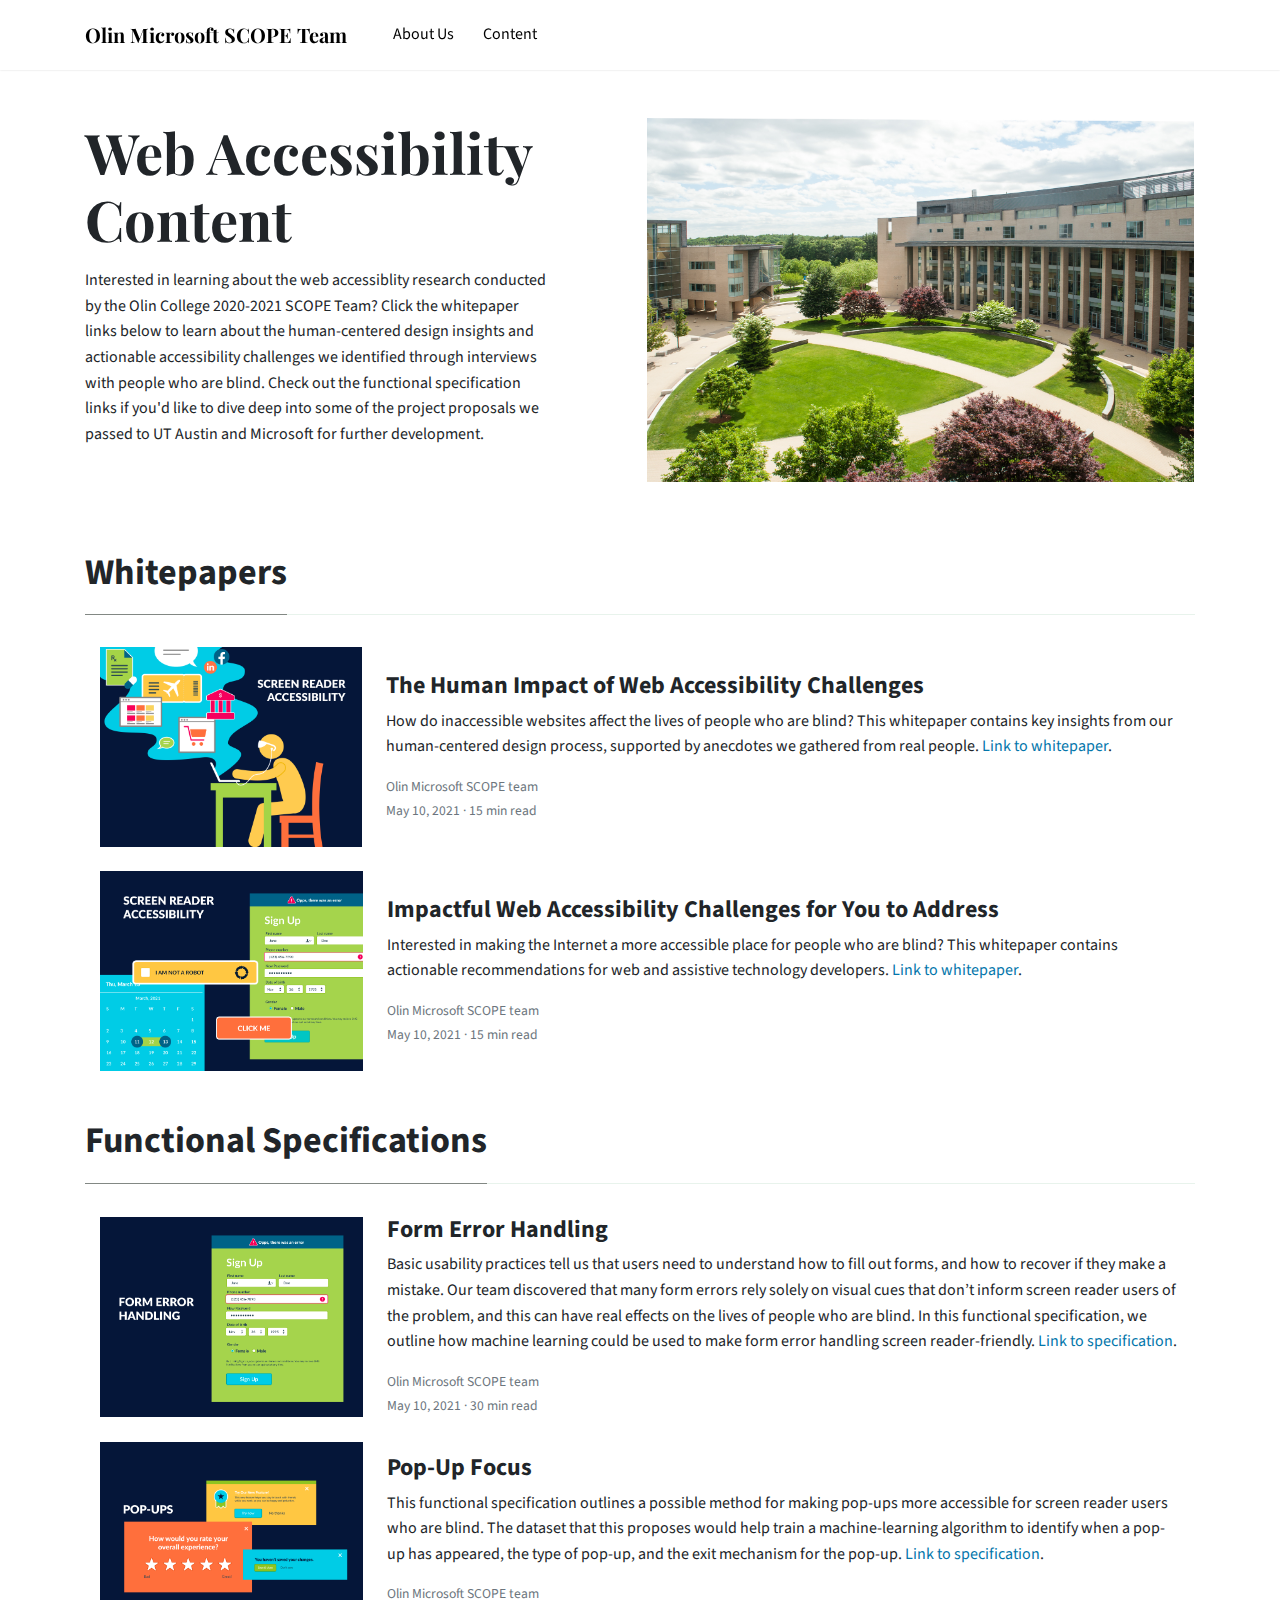
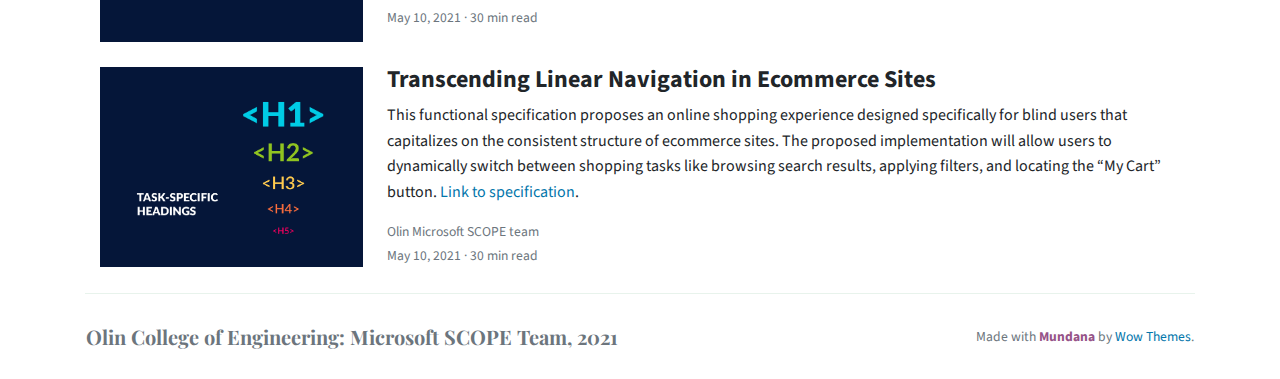
<file: index.html>
<!DOCTYPE html>
<html lang="en">
  <head>
    <meta charset="utf-8"/>
    <meta http-equiv="X-UA-Compatible" content="IE=edge,chrome=1"/>
    <title>Our Content Landing Page</title>
    <meta content='width=device-width, initial-scale=1.0, maximum-scale=1.0, user-scalable=0, shrink-to-fit=no' name='viewport'/>
    <!-- Google Font -->
    <link href="https://fonts.googleapis.com/css?family=Playfair+Display:400,700|Source+Sans+Pro:400,700" rel="stylesheet">
    <!-- Main CSS -->
    <link href="./main.css" rel="stylesheet"/>
  </head>
  <body>
    <!-- NAVBAR --------------------------------------->
    <nav class="topnav navbar navbar-expand-lg navbar-light bg-white fixed-top">
      <div class="container">
        <a class="navbar-brand" href="#">
          <strong>Olin Microsoft SCOPE Team</strong>
        </a>
        <button class="navbar-toggler collapsed" type="button" data-toggle="collapse" data-target="#navbarColor02" aria-controls="navbarColor02" aria-expanded="false" aria-label="Toggle navigation">
          <span class="navbar-toggler-icon"></span>
        </button>
        <div class="navbar-collapse collapse" id="navbarColor02" style="">
          <ul class="navbar-nav mr-auto d-flex align-items-center">
            <li class="nav-item">
              <a class="nav-link" href="./about.html">About Us</a>
            </li>
            <li class="nav-item">
              <a class="nav-link" href="./index.html">Content</a>
            </li>
          </ul>
          <!-- <ul class="navbar-nav ml-auto d-flex align-items-center"> <li class="nav-item highlight"> <a class="nav-link" href="https://www.wowthemes.net/mundana-free-html-bootstrap-template/">Get this Theme</a> </li> </ul> -->
        </div>
      </div>
    </nav>
    <!-- End Navbar -->
    <!-- HEADER --------------------------------------->
    <div class="container">
      <div class="jumbotron jumbotron-fluid mb-3 pl-0 pt-0 pb-0 bg-white position-relative">
        <div class="h-100 tofront">
          <div class="row justify-content-between">
            <div class="col-md-6 pt-6 pb-6 pr-6 align-self-center">
              <h1 class="display-4 secondfont mb-3 font-weight-bold">Web Accessibility Content</h1>
              <p class="mb-3">
                Interested in learning about the web accessiblity research conducted by the Olin College 2020-2021 SCOPE Team? Click the whitepaper links below to learn about the human-centered design insights and actionable accessibility challenges we identified
                through interviews with people who are blind. Check out the functional specification links if you'd like to dive deep into some of the project proposals we passed to UT Austin and Microsoft for further development.
              </p>
            </div>
            <div class="col-md-6 pr-0">
              <img style="margin-top: 3em;" src="./images/olin.jpg" alt="Picture of Olin College of Engineering Campus">
            </div>
          </div>
        </div>
      </div>
    </div>
    <!-- End Header -->
    <!-- MAIN --------------------------------------->
    <div class="container pt-4 pb-4">
      <h2 class="font-weight-bold spanborder">
        <span>Whitepapers</span></h2>
      <div class="col-lg-12">
        <div class="flex-md-row mb-4 box-shadow h-xl-200">
          <div class="mb-3 d-flex align-items-center">
            <img height="200" src="./images/HCD Image.png" alt="Person who is using a screen reader to access shopping, banking, travel, employment, and social media websites.">
            <div class="pl-4">
              <h2 class="mb-2 h4 font-weight-bold">
                <a class="text-dark" href="./hcd-whitepaper.html">The Human Impact of Web Accessibility Challenges</a>
              </h2>
              <p class="card-text">
                How do inaccessible websites affect the lives of people who are blind? This whitepaper contains key insights from our human-centered design process, supported by anecdotes we gathered from real people.
                <a href="./hcd-whitepaper.html">Link to whitepaper</a>.
              </p>
              <div class="card-text text-muted small">
                Olin Microsoft SCOPE team
              </div>
              <small class="text-muted">May 10, 2021 · 15 min read</small>
            </div>
          </div>
        </div>
        <div class="flex-md-row mb-4 box-shadow h-xl-200">
          <div class="mb-3 d-flex align-items-center">
            <img height="200" src="./images/Technical Image.png" alt="Snapshots of inaccessible web components. Includes a CAPTCHA, form error, ambiguous button, and datepicker.">
            <div class="pl-4">
              <h2 class="mb-2 h4 font-weight-bold">
                <a class="text-dark" href="./technical-whitepaper.html">Impactful Web Accessibility Challenges for You to Address</a>
              </h2>
              <p class="card-text">
                Interested in making the Internet a more accessible place for people who are blind? This whitepaper contains actionable recommendations for web and assistive technology developers.
                <a href="./technical-whitepaper.html">Link to whitepaper</a>.
              </p>
              <div class="card-text text-muted small">
                Olin Microsoft SCOPE team
              </div>
              <small class="text-muted">May 10, 2021 · 15 min read</small>
            </div>
          </div>
        </div>
      </div>
    </div>

    <div class="container">
      <h2 class="font-weight-bold spanborder">
        <span>Functional Specifications</span>
      </h2>
      <div class="col-lg-12">
        <div class="flex-md-row mb-4 box-shadow h-xl-200">
          <div class="mb-3 d-flex align-items-center">
            <img height="200" src="./images/form-error.png" alt="Image of a web form, with red-highlighted field error.">
            <div class="pl-4">
              <h2 class="mb-2 h4 font-weight-bold">
                <a class="text-dark" href="./form-error.html">Form Error Handling</a>
              </h2>
              <p class="card-text">
                Basic usability practices tell us that users need to understand how to fill out forms, and how to recover if they make a mistake. Our team discovered that many form errors rely solely on visual cues that don’t inform screen reader users of the
                problem, and this can have real effects on the lives of people who are blind. In this functional specification, we outline how machine learning could be used to make form error handling screen reader-friendly.
                <a href="./form-error.html">Link to specification</a>.
              </p>
              <div class="card-text text-muted small">
                Olin Microsoft SCOPE team
              </div>
              <small class="text-muted">May 10, 2021 · 30 min read</small>
            </div>
          </div>
        </div>
        <div class="flex-md-row mb-4 box-shadow h-xl-200">
          <div class="mb-3 d-flex align-items-center">
            <img height="200" src="./images/pop-up.png" alt="Image of different types of pop-ups, from ratings to alerts.">
            <div class="pl-4">
              <h2 class="mb-2 h4 font-weight-bold">
                <a class="text-dark" href="./pop-ups.html">Pop-Up Focus</a>
              </h2>
              <p class="card-text">
                This functional specification outlines a possible method for making pop-ups more accessible for screen reader users who are blind. The dataset that this proposes would help train a machine-learning algorithm to identify when a pop-up has appeared,
                the type of pop-up, and the exit mechanism for the pop-up.
                <a href="./pop-ups.html">Link to specification</a>.
              </p>
              <div class="card-text text-muted small">
                Olin Microsoft SCOPE team
              </div>
              <small class="text-muted">May 10, 2021 · 30 min read</small>
            </div>
          </div>
        </div>
        <div class="flex-md-row mb-4 box-shadow h-xl-200">
          <div class="mb-3 d-flex align-items-center">
            <img height="200" src="./images/task-headings.png" alt="Image of different heading levels.">
            <div class="pl-4">
              <h2 class="mb-2 h4 font-weight-bold">
                <a class="text-dark" href="./task-headings.html">Transcending Linear Navigation in Ecommerce Sites</a>
              </h2>
              <p class="card-text">
                This functional specification proposes an online shopping experience designed specifically for blind users that capitalizes on the consistent structure of ecommerce sites. The proposed implementation will allow users to dynamically switch between
                shopping tasks like browsing search results, applying filters, and locating the “My Cart” button.
                <a href="./task-headings.html">Link to specification</a>.
              </p>
              <div class="card-text text-muted small">
                Olin Microsoft SCOPE team
              </div>
              <small class="text-muted">May 10, 2021 · 30 min read</small>
            </div>
          </div>
        </div>
      </div>
    </div>

    <!-- End Main -->
    <!-------------------------------------- FOOTER --------------------------------------->
    <div class="container">
      <footer class="bg-white border-top p-3 text-muted small">
        <div class="row align-items-center justify-content-between">
          <div>
            <span class="navbar-brand mr-2">
              <strong>Olin College of Engineering: Microsoft SCOPE Team, 2021</strong>
            </div>
            <div>
              Made with
              <a target="_blank" class="text-secondary font-weight-bold" href="https://www.wowthemes.net/mundana-free-html-bootstrap-template/">Mundana</a>
              by
              <a href="https://www.wowthemes.net/">Wow Themes</a>.
            </div>
          </div>
        </footer>
      </div>
      <!-- End Footer -->
    </body>
  </html>
</file>
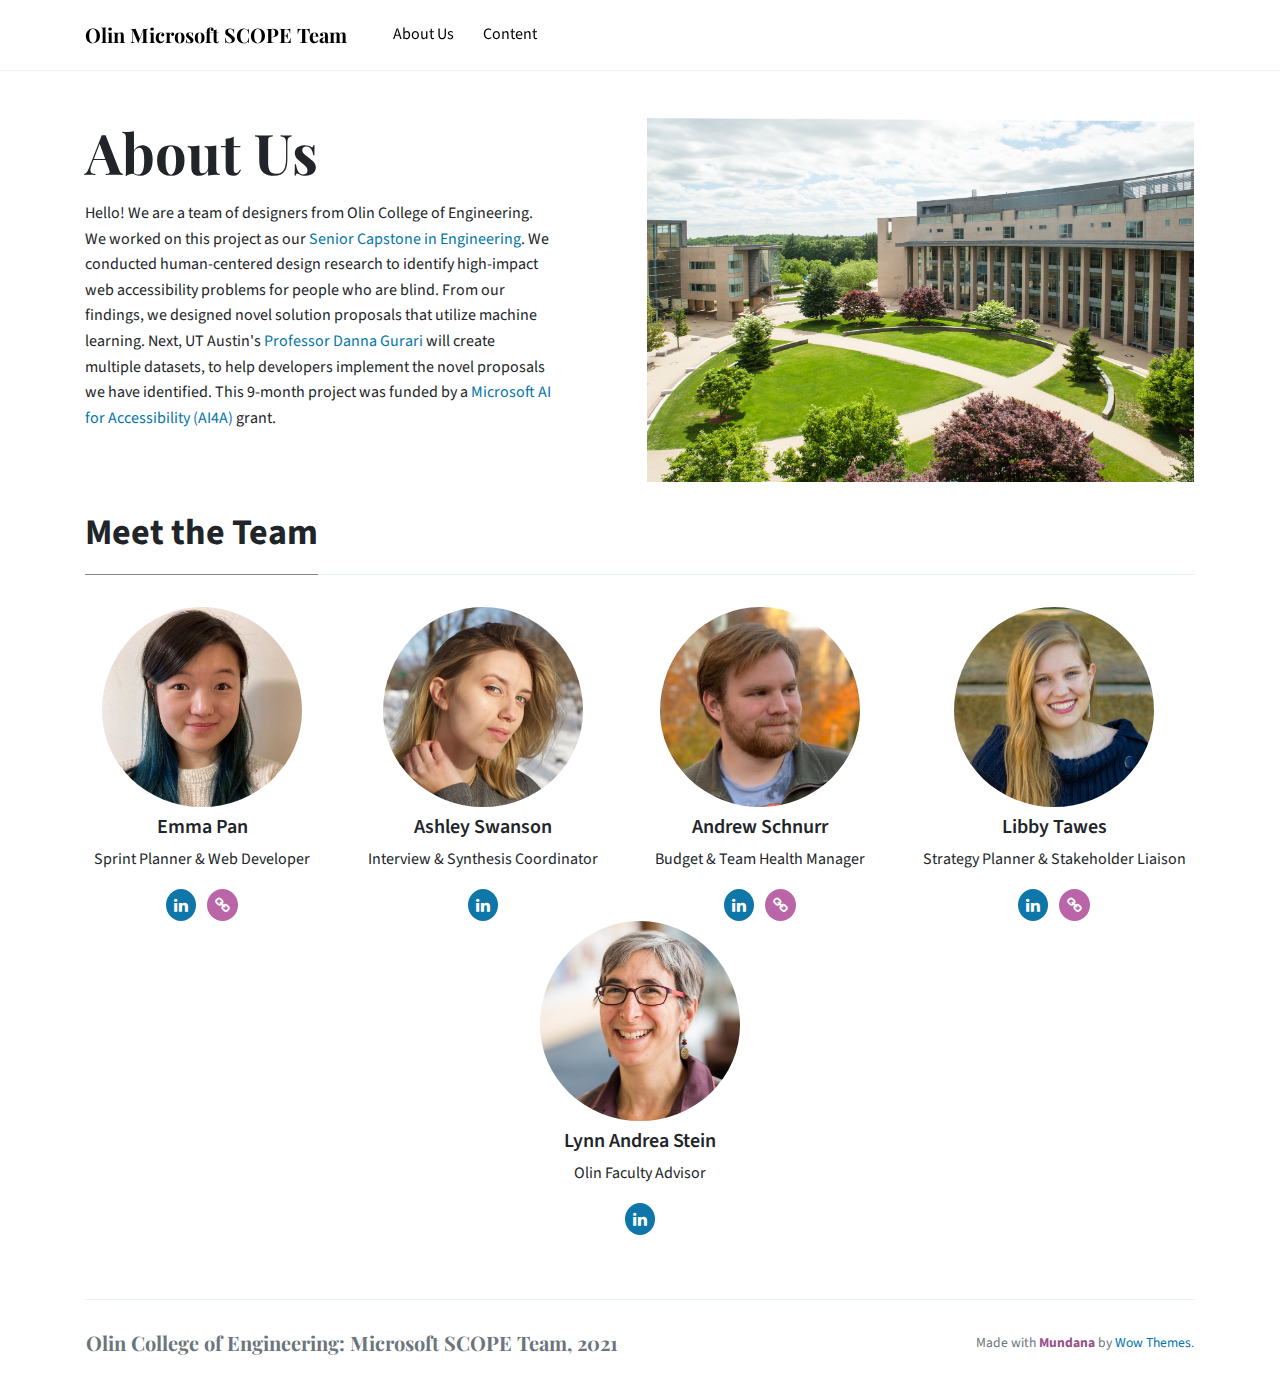
<file: about.html>
<!DOCTYPE html>
<html lang="en">
  <head>
    <meta charset="utf-8"/>
    <meta http-equiv="X-UA-Compatible" content="IE=edge,chrome=1"/>
    <title>About Us</title>
    <meta content='width=device-width, initial-scale=1.0, maximum-scale=1.0, user-scalable=0, shrink-to-fit=no' name='viewport'/>
    <!-- Google Font -->
    <link href="https://fonts.googleapis.com/css?family=Playfair+Display:400,700|Source+Sans+Pro:400,700" rel="stylesheet">
    <!-- Font Awesome Icons -->
    <link rel="stylesheet" href="https://maxcdn.bootstrapcdn.com/font-awesome/4.4.0/css/font-awesome.min.css">
    <!-- Main CSS -->
    <link href="./main.css" rel="stylesheet"/>
  </head>
  <body>
    <!-- NAVBAR --------------------------------------->
    <nav class="topnav navbar navbar-expand-lg navbar-light bg-white fixed-top">
      <div class="container">
        <a class="navbar-brand" href="#">
          <strong>Olin Microsoft SCOPE Team</strong>
        </a>
        <button class="navbar-toggler collapsed" type="button" data-toggle="collapse" data-target="#navbarColor02" aria-controls="navbarColor02" aria-expanded="false" aria-label="Toggle navigation">
          <span class="navbar-toggler-icon"></span>
        </button>
        <div class="navbar-collapse collapse" id="navbarColor02" style="">
          <ul class="navbar-nav mr-auto d-flex align-items-center">
            <li class="nav-item">
              <a class="nav-link" href="./about.html">About Us</a>
            </li>
            <li class="nav-item">
              <a class="nav-link" href="./index.html">Content</a>
            </li>
          </ul>
          <!-- <ul class="navbar-nav ml-auto d-flex align-items-center"> <li class="nav-item highlight"> <a class="nav-link" href="https://www.wowthemes.net/mundana-free-html-bootstrap-template/">Get this Theme</a> </li> </ul> -->
        </div>
      </div>
    </nav>
    <!-- End Navbar -->
    <!-- HEADER --------------------------------------->
    <!-- <div class="container"> <div class="jumbotron jumbotron-fluid mb-3 pt-0 pb-0 bg-lightblue position-relative"> <div class="pl-4 pr-0 h-100 tofront"> <div class="row justify-content-between"> <div class="col-md-6 pt-6 pb-6 align-self-center"> <h1
    class="secondfont mb-3 font-weight-bold">About Us</h1> <p class="mb-3"> Beautifully crafted with the latest technologies, SASS & Bootstrap 4.1.3, Mundana is the perfect design for your professional blog. Homepage, post article and category layouts
    available. </p> <a href="./article.html" class="btn btn-dark">Read More</a> </div> <div class="col-md-6 d-none d-md-block pr-0" style="background-size:cover;background-image:url(./images/olin.jpg);"></div> </div> </div> </div> </div> -->
    <div class="container">
      <div class="jumbotron jumbotron-fluid mb-3 pl-0 pt-0 pb-0 bg-white position-relative">
        <div class="h-100 tofront">
          <div class="row justify-content-between">
            <div class="col-md-6 pt-6 pb-6 pr-6 align-self-center">
              <h1 class="display-4 secondfont mb-3 font-weight-bold">About Us</h1>
              <p class="mb-3">
                Hello! We are a team of designers from Olin College of Engineering. We worked on this project as our
                <a href="https://www.olin.edu/collaborate/scope/">Senior Capstone in Engineering</a>. We conducted human-centered design research to identify high-impact web accessibility problems for people who are blind. From our findings, we designed novel solution proposals that utilize machine learning.​ Next, UT Austin's
                <a href="https://www.ischool.utexas.edu/~dannag/AboutMe.html">Professor Danna Gurari</a>
                will create multiple datasets, to help developers implement the novel proposals we have identified.​ This 9-month project was funded by a
                <a href="https://www.microsoft.com/en-us/ai/ai-for-accessibility-grants">Microsoft AI for Accessibility (AI4A)</a>
                grant.
              </p>
              <!-- <div class="d-flex align-items-center"> <img class="rounded-circle" src="./images/olinlogo_cropped.jpg" width="70"> <small class="ml-2">Olin Microsoft SCOPE Team <span class="text-muted d-block">May 10, 2021 &middot; 15 min. read</span> </small>
              </div> -->
            </div>
            <div class="col-md-6 pr-0">
              <img style="margin-top: 3em;" src="./images/olin.jpg" alt="Image of Olin College of Engineering">
            </div>
          </div>
        </div>
      </div>
    </div>
    <!-- End Header -->
    <!-- MAIN --------------------------------------->

    <div class="container pb-10">
      <h2 class="font-weight-bold spanborder">
        <span>Meet the Team</span>
      </h2>
      <div class="jumbotron jumbotron-fluid mb-3 pl-4 pr-4 pt-0 pb-5 bg-white position-relative">
        <div class="h-100 tofront">
          <div class="row justify-content-between">
            <div class="text-center">
              <img class="rounded-circle pb-2" src="./images/emma.jpg" width="200" alt="Picture of Emma Pan">
              <h5>Emma Pan</h5>
              <p>Sprint Planner & Web Developer</p>
              <a href="https://www.linkedin.com/in/emma-pan-85810a15b/" title="linkedin" class="fa fa-linkedin rounded-circle btn-linkedin p-2"></a>
              <a href="http://emma-pan.com/" title="portfolio link" class="fa fa-link rounded-circle btn-portfolio p-2 ml-2"></a>
            </div>
            <div class="text-center">
              <img class="rounded-circle pb-2" src="./images/ashley.jpeg" width="200" alt="Picture of Ashley Swanson">
              <h5>Ashley Swanson</h5>
              <p>Interview & Synthesis Coordinator</p>
              <a href="https://www.linkedin.com/in/ashley-swanson-3372a4170/" title="linkedin" class="fa fa-linkedin rounded-circle btn-linkedin p-2"></a>
            </div>
            <div class="text-center">
              <img class="rounded-circle pb-2" src="./images/andrew.png" width="200" alt="Picture of Andrew Schnurr">
              <h5>Andrew Schnurr</h5>
              <p>Budget & Team Health Manager</p>
              <a href="https://www.linkedin.com/in/andrew-schnurr-257123ab/" title="linkedin" class="fa fa-linkedin rounded-circle btn-linkedin p-2"></a>
              <a href="https://andrewschnurr.com" title="portfolio link" class="fa fa-link rounded-circle btn-portfolio p-2 ml-2"></a>
            </div>
            <div class="text-center">
              <img class="rounded-circle pb-2" src="./images/libby_cropped.png" width="200" alt="Picture of Libby Tawes">
              <h5>Libby Tawes</h5>
              <p>Strategy Planner & Stakeholder Liaison</p>
              <a href="https://www.linkedin.com/in/libby-tawes/" title="linkedin" class="fa fa-linkedin rounded-circle btn-linkedin p-2"></a>
              <a href="http://libbytawes.com" title="portfolio link" class="fa fa-link rounded-circle btn-portfolio p-2 ml-2"></a>
            </div>
          </div>
          <div class="row justify-content-center ml-10">
            <div class="text-center">
              <img class="rounded-circle pb-2" src="./images/lynnstein.jpeg" width="200" alt="Picture of Lynn Stein">
              <h5>Lynn Andrea Stein</h5>
              <p>Olin Faculty Advisor</p>
              <a href="https://www.linkedin.com/in/lynnandreastein/" title="linkedin" class="fa fa-linkedin rounded-circle btn-linkedin p-2"></a>
            </div>
          </div>
        </div>
      </div>
    </div>

    <!-- End Main -->
    <!-------------------------------------- FOOTER --------------------------------------->
    <div class="container">
      <footer class="bg-white border-top p-3 text-muted small">
        <div class="row align-items-center justify-content-between">
          <div>
            <span class="navbar-brand mr-2">
              <strong>Olin College of Engineering: Microsoft SCOPE Team, 2021</strong>
            </div>
            <div>
              Made with
              <a target="_blank" class="text-secondary font-weight-bold" href="https://www.wowthemes.net/mundana-free-html-bootstrap-template/">Mundana</a>
              by
              <a href="https://www.wowthemes.net/">Wow Themes</a>.
            </div>
          </div>
        </footer>
      </div>
      <!-- End Footer -->
    </body>
  </html>
</file>
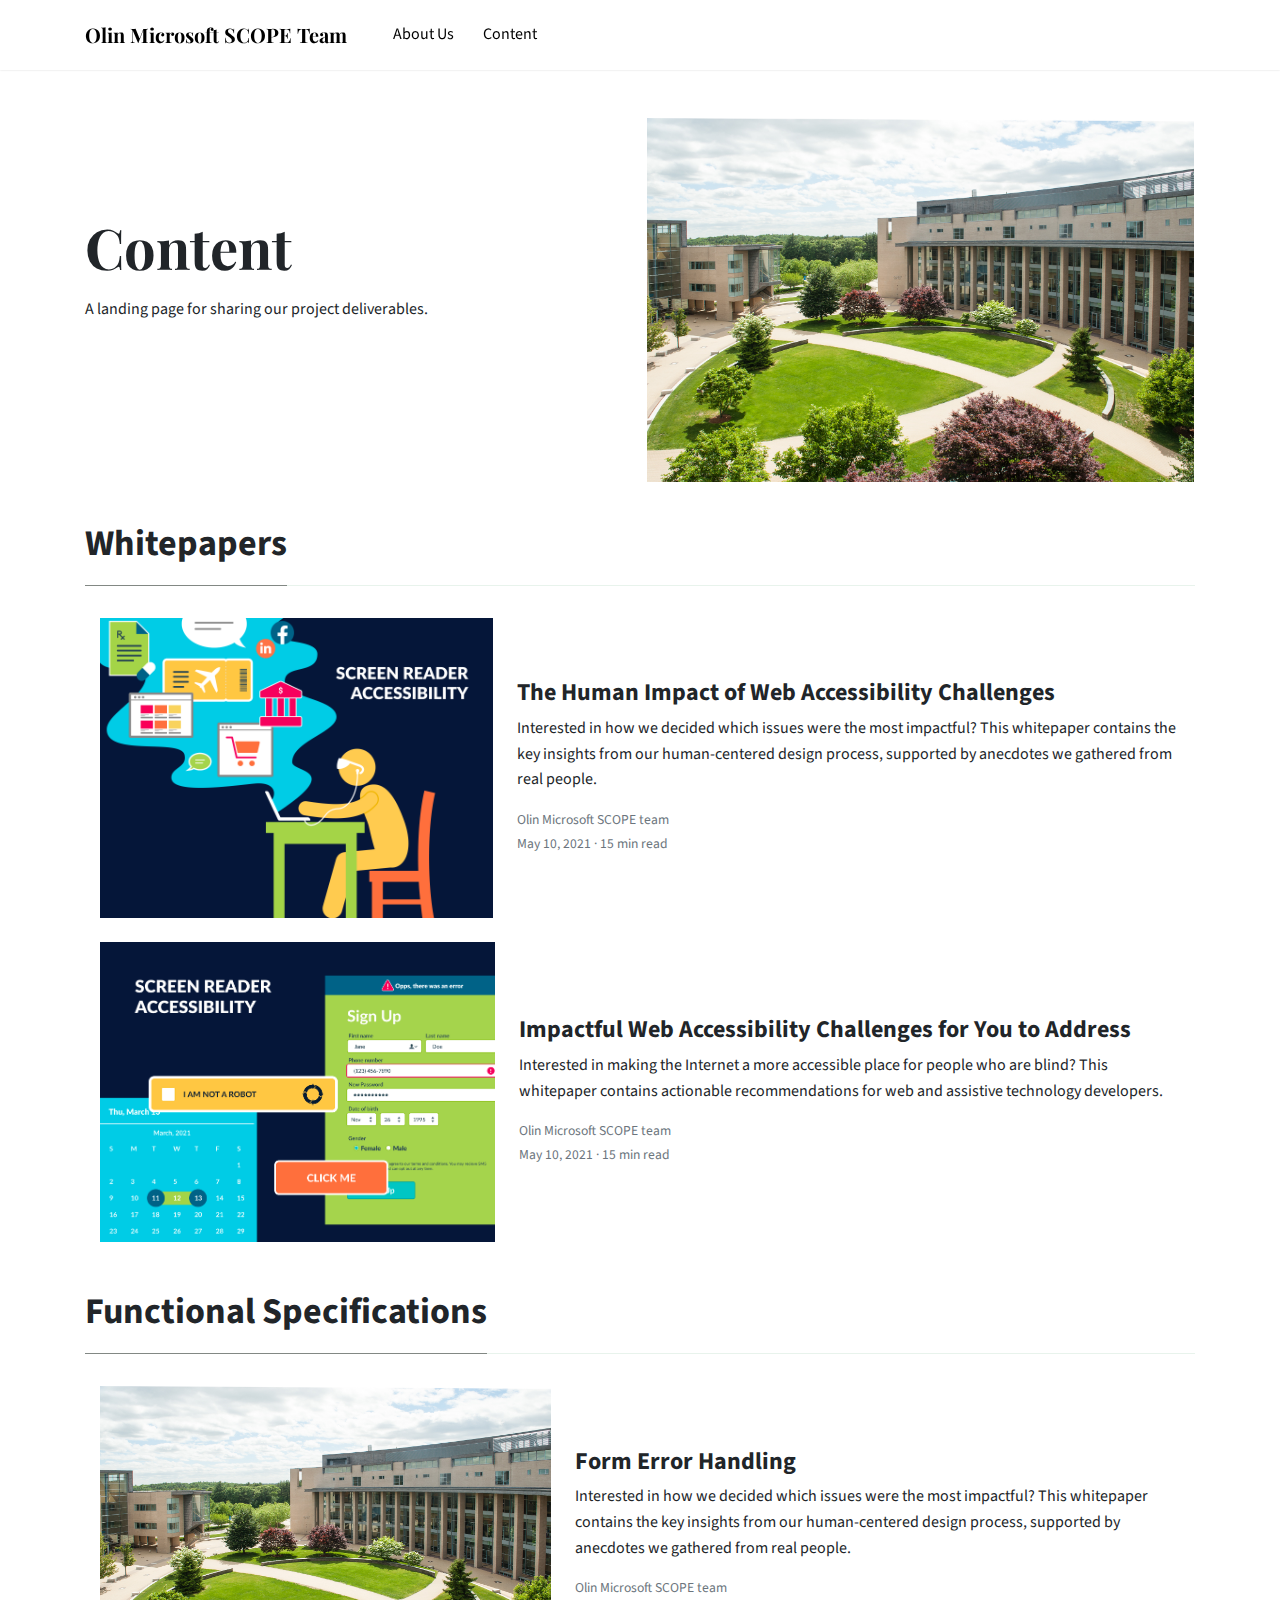
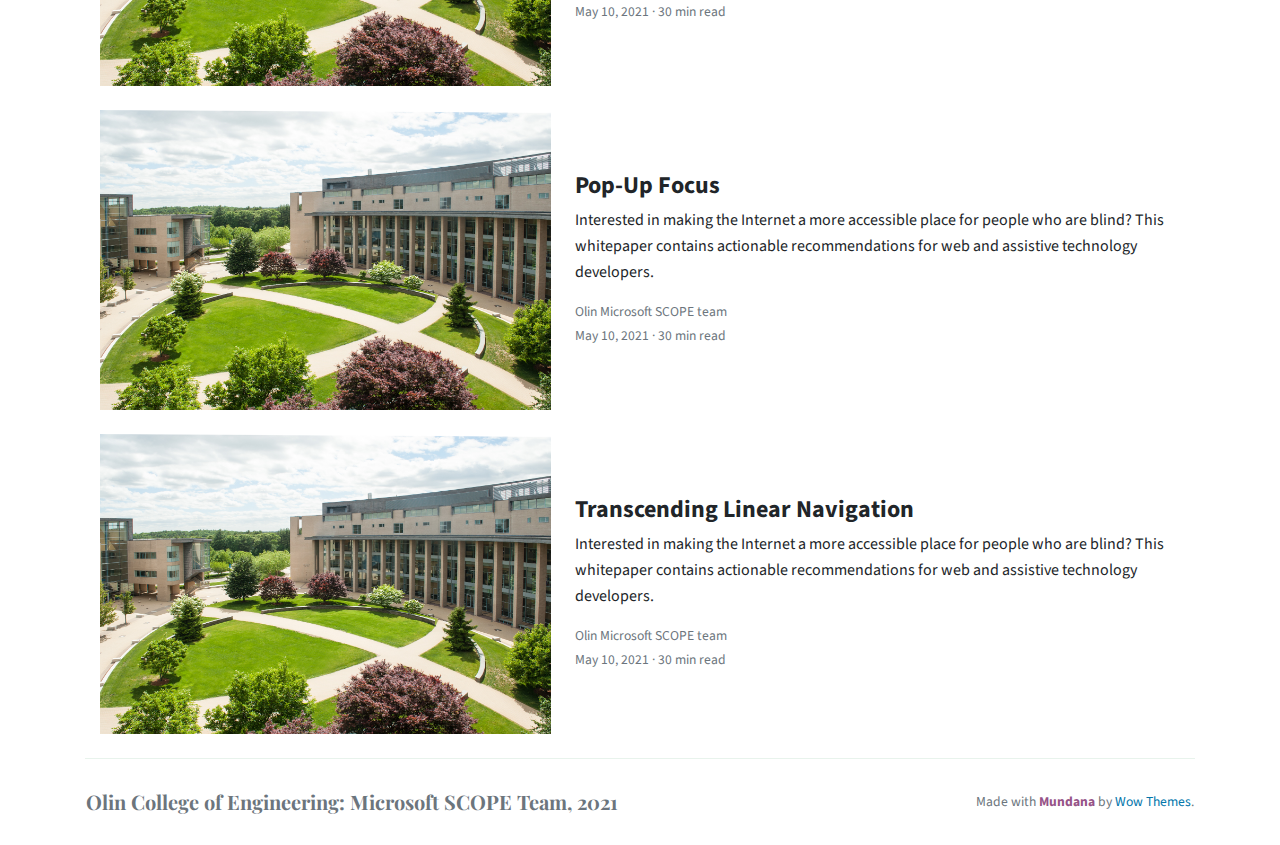
<file: content.html>
<!DOCTYPE html>
<html lang="en">
  <head>
    <meta charset="utf-8"/>
    <meta http-equiv="X-UA-Compatible" content="IE=edge,chrome=1"/>
    <title>About Us</title>
    <meta content='width=device-width, initial-scale=1.0, maximum-scale=1.0, user-scalable=0, shrink-to-fit=no' name='viewport'/>
    <!-- Google Font -->
    <link href="https://fonts.googleapis.com/css?family=Playfair+Display:400,700|Source+Sans+Pro:400,700" rel="stylesheet">
    <!-- Font Awesome Icons -->
    <!-- <link rel="stylesheet" href="https://use.fontawesome.com/releases/v5.3.1/css/all.css" integrity="sha384-mzrmE5qonljUremFsqc01SB46JvROS7bZs3IO2EmfFsd15uHvIt+Y8vEf7N7fWAU" crossorigin="anonymous"> -->
    <!-- Main CSS -->
    <link href="./main.css" rel="stylesheet"/>
  </head>
  <body>
    <!-- NAVBAR --------------------------------------->
    <nav class="topnav navbar navbar-expand-lg navbar-light bg-white fixed-top">
      <div class="container">
        <a class="navbar-brand" href="#">
          <strong>Olin Microsoft SCOPE Team</strong>
        </a>
        <button class="navbar-toggler collapsed" type="button" data-toggle="collapse" data-target="#navbarColor02" aria-controls="navbarColor02" aria-expanded="false" aria-label="Toggle navigation">
          <span class="navbar-toggler-icon"></span>
        </button>
        <div class="navbar-collapse collapse" id="navbarColor02" style="">
          <ul class="navbar-nav mr-auto d-flex align-items-center">
            <li class="nav-item">
              <a class="nav-link" href="./about.html">About Us</a>
            </li>
            <li class="nav-item">
              <a class="nav-link" href="./content.html">Content</a>
            </li>
          </ul>
          <!-- <ul class="navbar-nav ml-auto d-flex align-items-center"> <li class="nav-item highlight"> <a class="nav-link" href="https://www.wowthemes.net/mundana-free-html-bootstrap-template/">Get this Theme</a> </li> </ul> -->
        </div>
      </div>
    </nav>
    <!-- End Navbar -->
    <!-- HEADER --------------------------------------->
    <div class="container">
      <div class="jumbotron jumbotron-fluid mb-3 pl-0 pt-0 pb-0 bg-white position-relative">
        <div class="h-100 tofront">
          <div class="row justify-content-between">
            <div class="col-md-6 pt-6 pb-6 pr-6 align-self-center">
              <h1 class="display-4 secondfont mb-3 font-weight-bold">Content</h1>
              <p class="mb-3">
                A landing page for sharing our project deliverables.
              </p>
            </div>
            <div class="col-md-6 pr-0">
              <img style="margin-top: 3em;" src="./images/olin.jpg">
            </div>
          </div>
        </div>
      </div>
    </div>
    <!-- End Header -->
    <!-- MAIN --------------------------------------->
    <div class="container pt-4 pb-4">
      <h2 class="font-weight-bold spanborder">
        <span>Whitepapers</span></h2>
      <div class="col-lg-12">
        <div class="flex-md-row mb-4 box-shadow h-xl-300">
          <div class="mb-3 d-flex align-items-center">
            <img height="300" src="./images/HCD Image.png" alt="Person who is using a screen reader to access shopping, banking, travel, employment, and social media websites.">
            <div class="pl-4">
              <h2 class="mb-2 h4 font-weight-bold">
                <a class="text-dark" href="./hcd-whitepaper.html">The Human Impact of Web Accessibility Challenges</a>
              </h2>
              <p class="card-text">
                Interested in how we decided which issues were the most impactful? This whitepaper contains the key insights from our human-centered design process, supported by anecdotes we gathered from real people.
              </p>
              <div class="card-text text-muted small">
                Olin Microsoft SCOPE team
              </div>
              <small class="text-muted">May 10, 2021 · 15 min read</small>
            </div>
          </div>
        </div>
        <div class="flex-md-row mb-4 box-shadow h-xl-300">
          <div class="mb-3 d-flex align-items-center">
            <img height="300" src="./images/Technical Image.png">
            <div class="pl-4">
              <h2 class="mb-2 h4 font-weight-bold">
                <a class="text-dark" href="./technical-whitepaper.html">Impactful Web Accessibility Challenges for You to Address</a>
              </h2>
              <p class="card-text">
                Interested in making the Internet a more accessible place for people who are blind? This whitepaper contains actionable recommendations for web and assistive technology developers.
              </p>
              <div class="card-text text-muted small">
                Olin Microsoft SCOPE team
              </div>
              <small class="text-muted">May 10, 2021 · 15 min read</small>
            </div>
          </div>
        </div>
      </div>
    </div>

    <div class="container">
      <h2 class="font-weight-bold spanborder">
        <span>Functional Specifications</span>
      </h2>
      <div class="col-lg-12">
        <div class="flex-md-row mb-4 box-shadow h-xl-300">
          <div class="mb-3 d-flex align-items-center">
            <img height="300" src="./images/olin.jpg" alt="Person who is using a screen reader to access shopping, banking, travel, employment, and social media websites.">
            <div class="pl-4">
              <h2 class="mb-2 h4 font-weight-bold">
                <a class="text-dark" href="./hcd-whitepaper.html">Form Error Handling</a>
              </h2>
              <p class="card-text">
                Interested in how we decided which issues were the most impactful? This whitepaper contains the key insights from our human-centered design process, supported by anecdotes we gathered from real people.
              </p>
              <div class="card-text text-muted small">
                Olin Microsoft SCOPE team
              </div>
              <small class="text-muted">May 10, 2021 · 30 min read</small>
            </div>
          </div>
        </div>
        <div class="flex-md-row mb-4 box-shadow h-xl-300">
          <div class="mb-3 d-flex align-items-center">
            <img height="300" src="./images/olin.jpg">
            <div class="pl-4">
              <h2 class="mb-2 h4 font-weight-bold">
                <a class="text-dark" href="./technical-whitepaper.html">Pop-Up Focus</a>
              </h2>
              <p class="card-text">
                Interested in making the Internet a more accessible place for people who are blind? This whitepaper contains actionable recommendations for web and assistive technology developers.
              </p>
              <div class="card-text text-muted small">
                Olin Microsoft SCOPE team
              </div>
              <small class="text-muted">May 10, 2021 · 30 min read</small>
            </div>
          </div>
        </div>
        <div class="flex-md-row mb-4 box-shadow h-xl-300">
          <div class="mb-3 d-flex align-items-center">
            <img height="300" src="./images/olin.jpg">
            <div class="pl-4">
              <h2 class="mb-2 h4 font-weight-bold">
                <a class="text-dark" href="./technical-whitepaper.html">Transcending Linear Navigation</a>
              </h2>
              <p class="card-text">
                Interested in making the Internet a more accessible place for people who are blind? This whitepaper contains actionable recommendations for web and assistive technology developers.
              </p>
              <div class="card-text text-muted small">
                Olin Microsoft SCOPE team
              </div>
              <small class="text-muted">May 10, 2021 · 30 min read</small>
            </div>
          </div>
        </div>
      </div>
    </div>

    <!-- End Main -->
    <!-------------------------------------- FOOTER --------------------------------------->
    <div class="container">
      <footer class="bg-white border-top p-3 text-muted small">
        <div class="row align-items-center justify-content-between">
          <div>
            <span class="navbar-brand mr-2">
              <strong>Olin College of Engineering: Microsoft SCOPE Team, 2021</strong>
            </div>
            <div>
              Made with
              <a target="_blank" class="text-secondary font-weight-bold" href="https://www.wowthemes.net/mundana-free-html-bootstrap-template/">Mundana</a>
              by
              <a href="https://www.wowthemes.net/">Wow Themes</a>.
            </div>
          </div>
        </footer>
      </div>
      <!-- End Footer -->
    </body>
  </html>
</file>
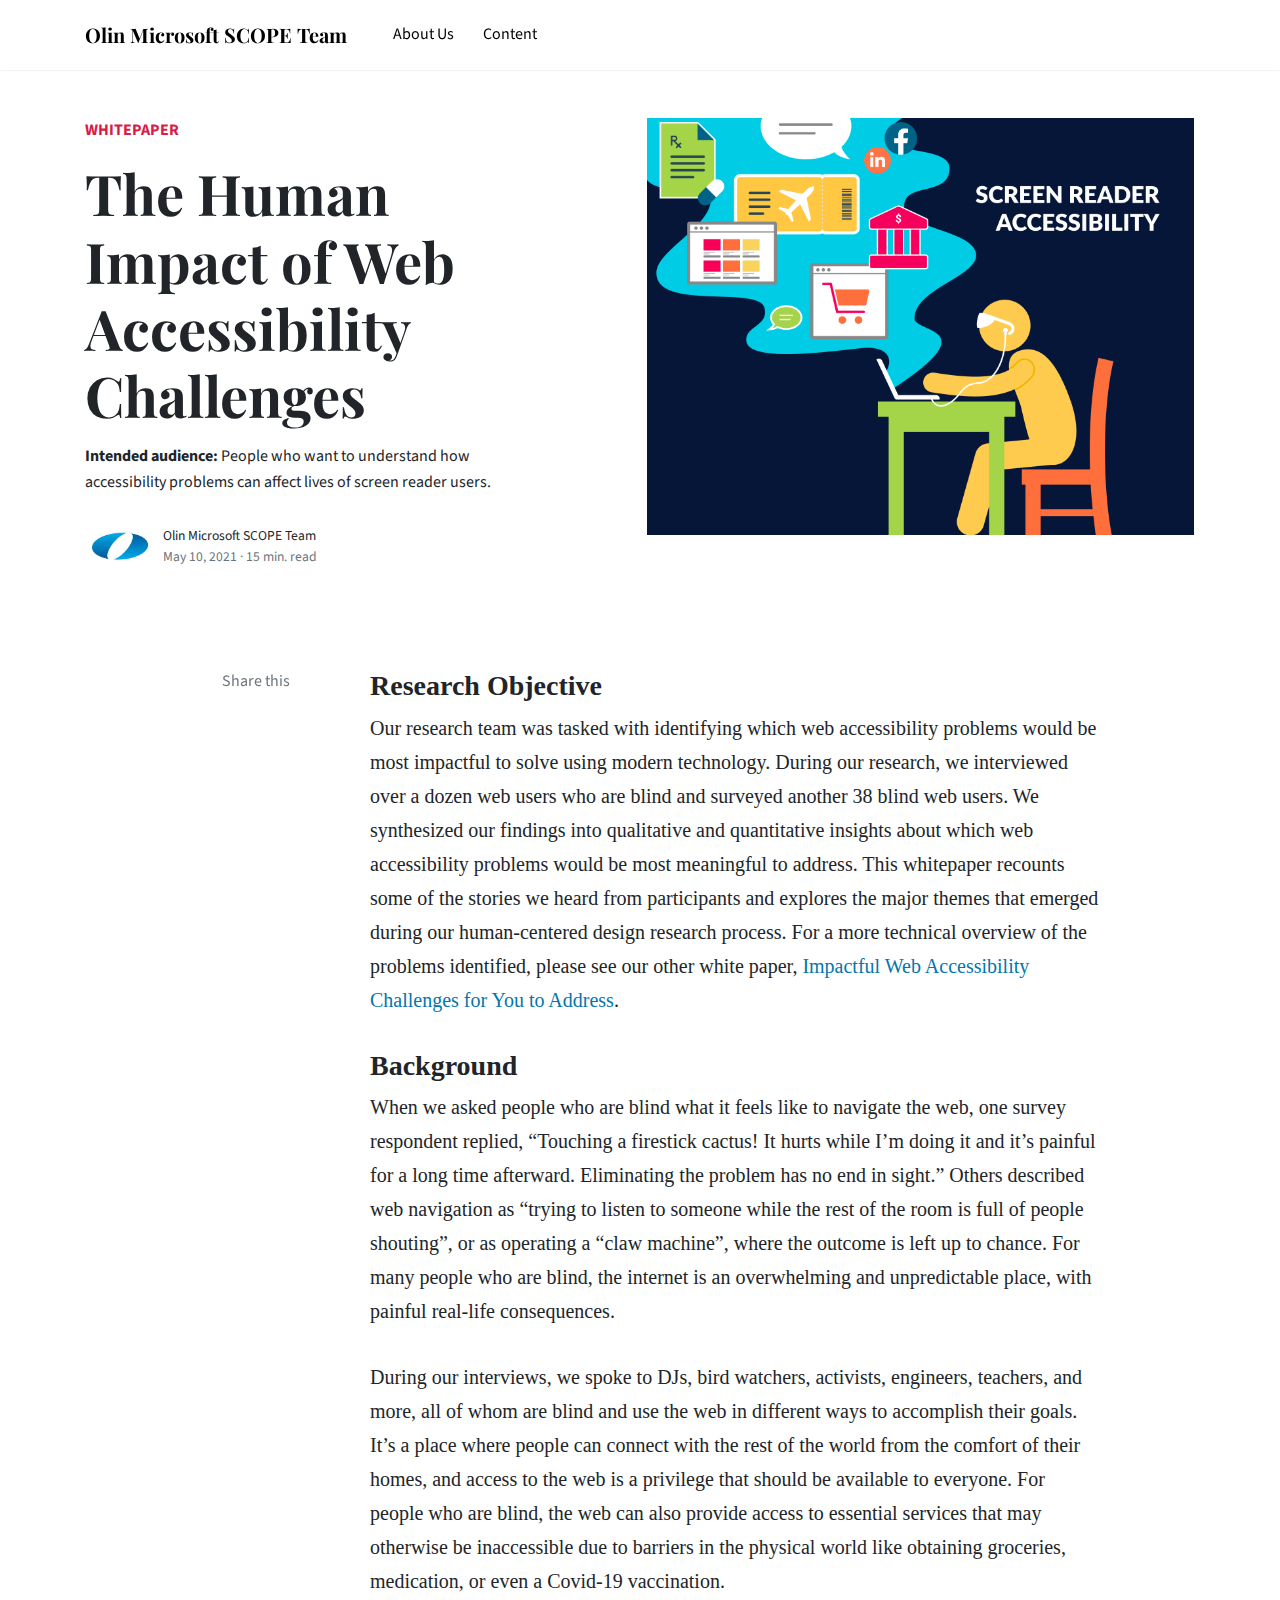
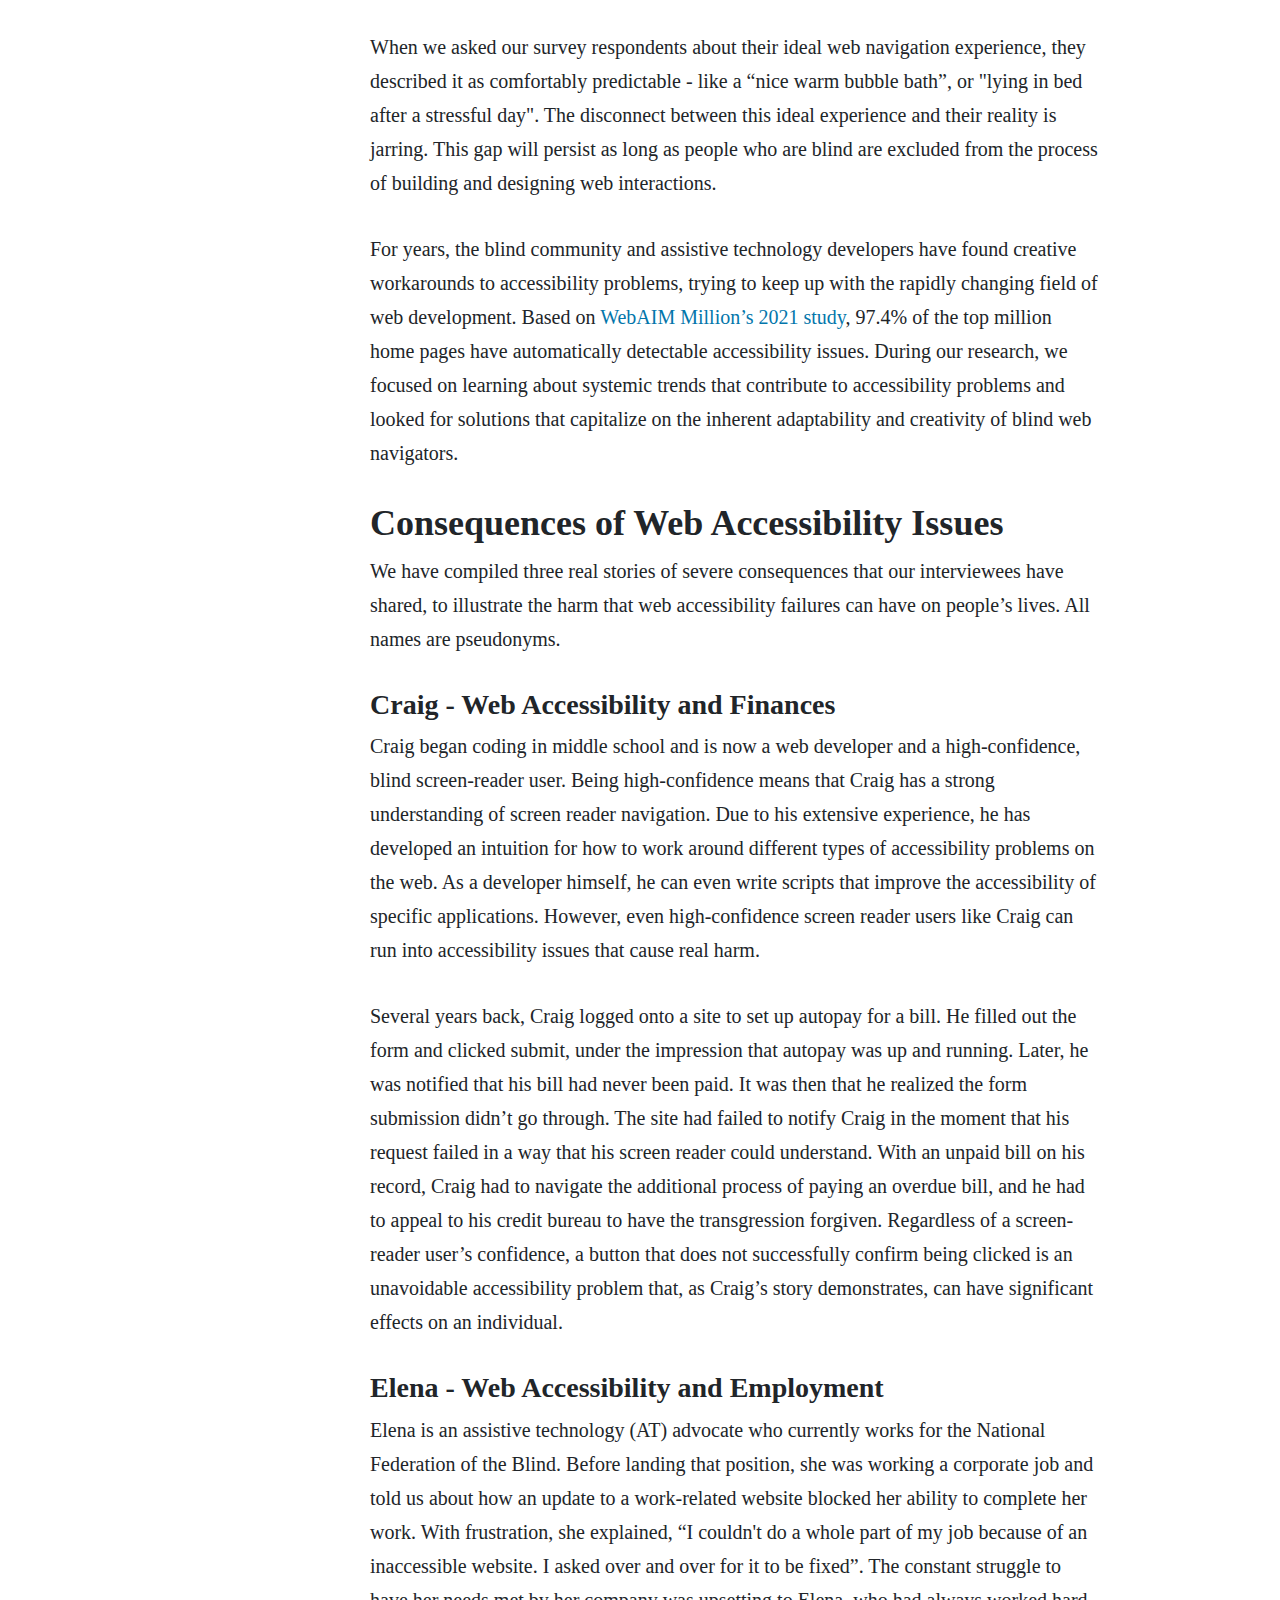
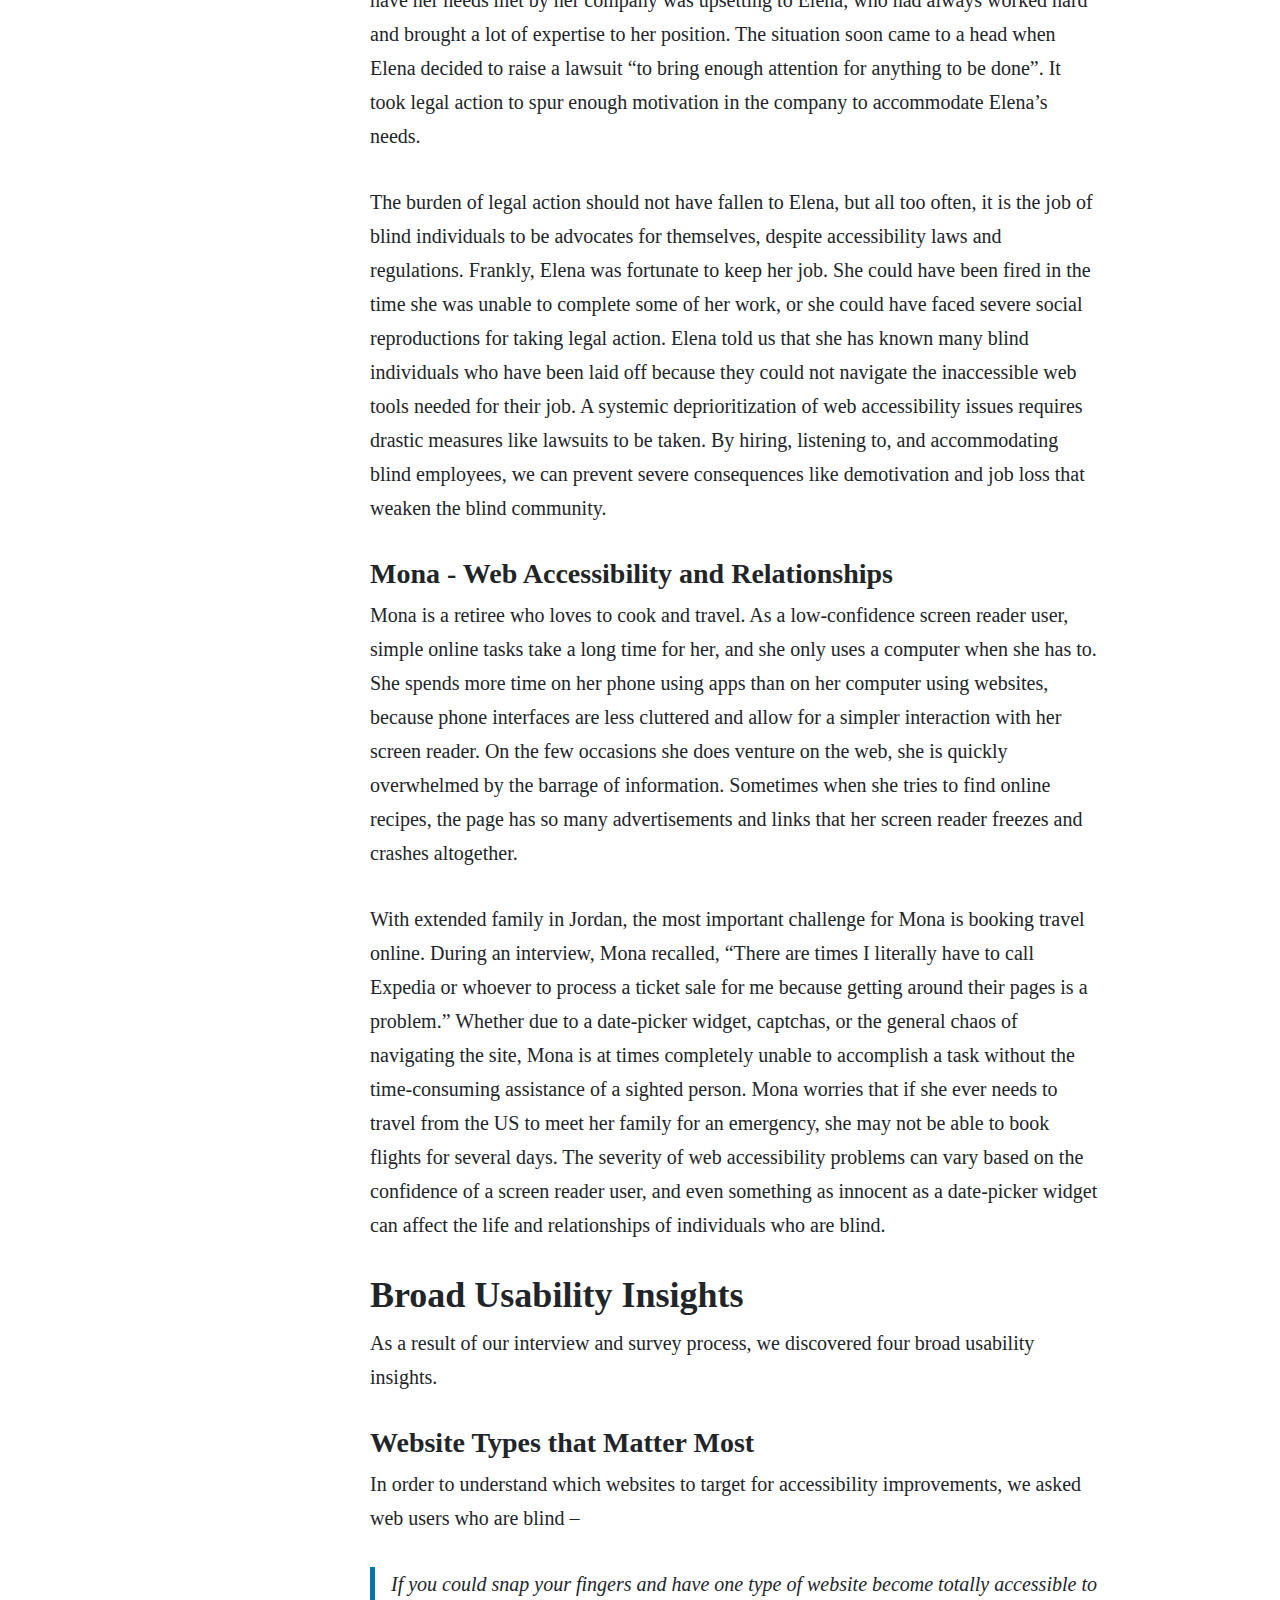
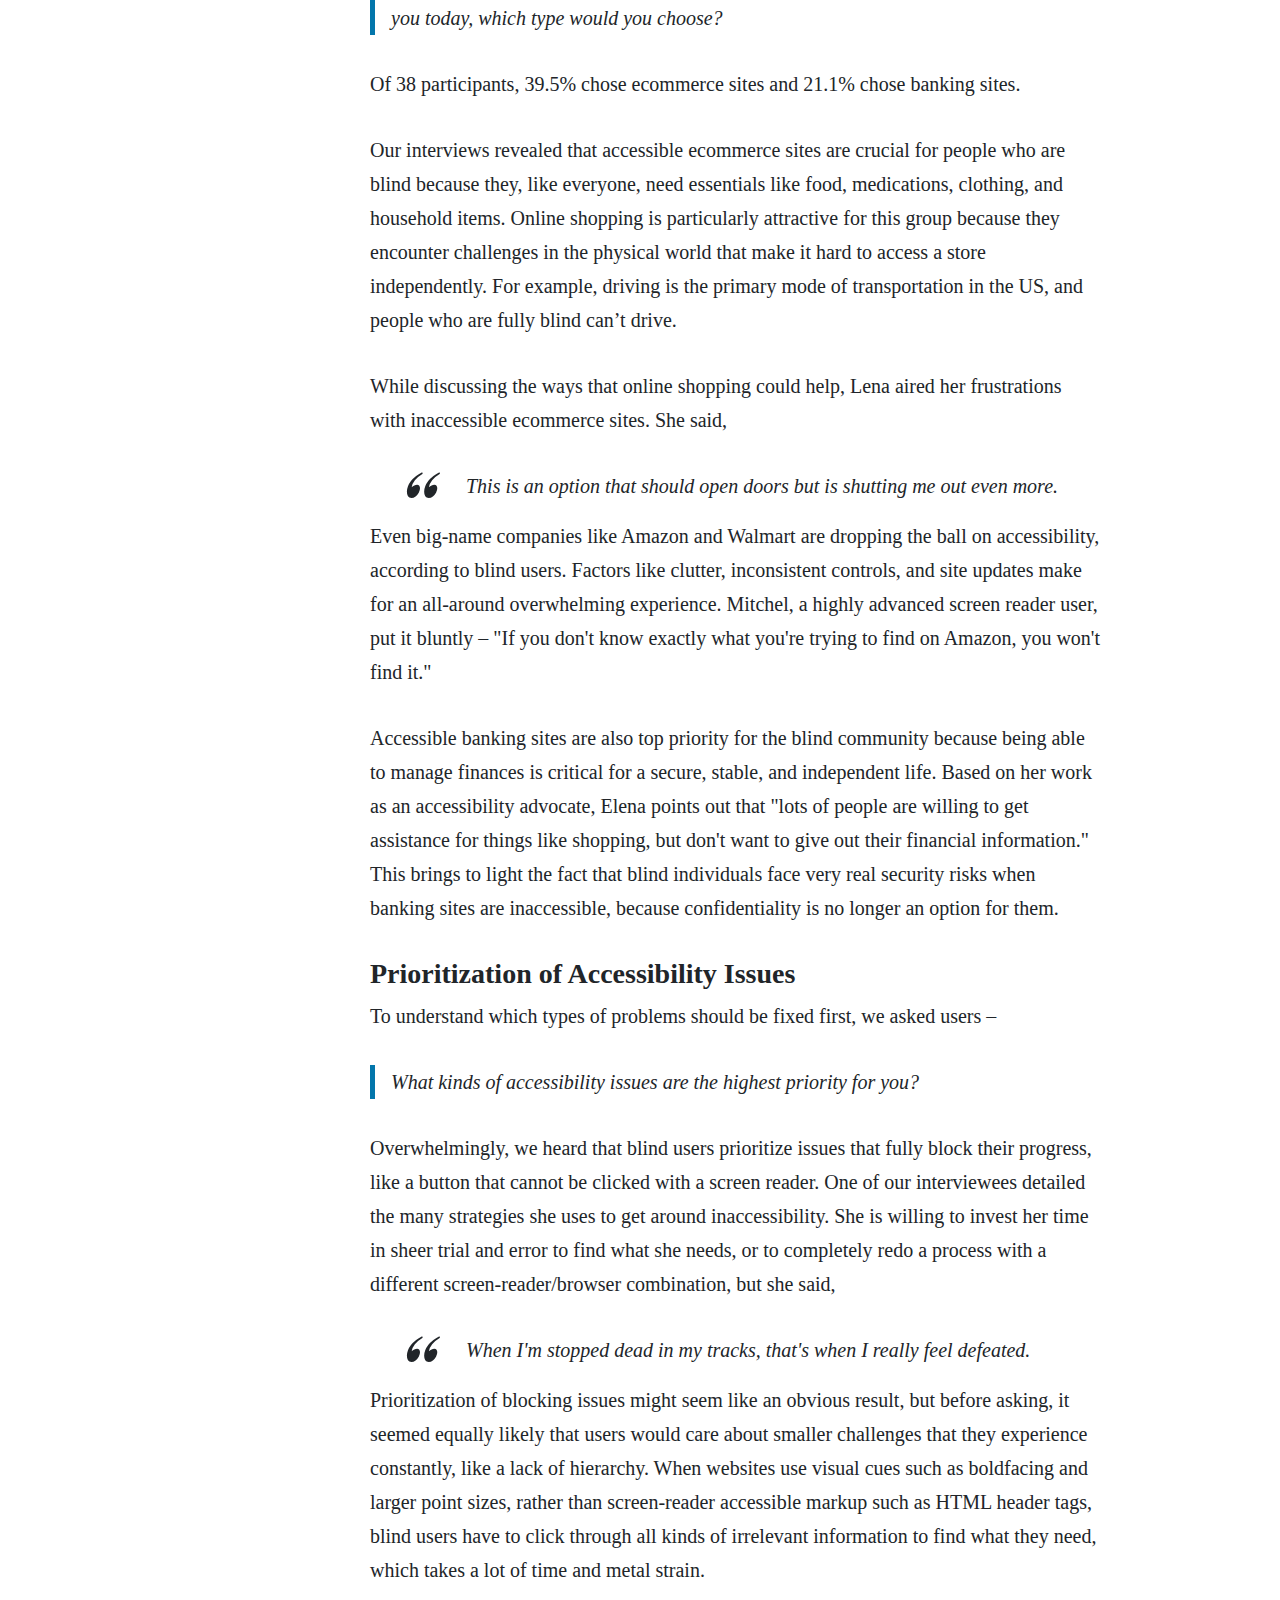
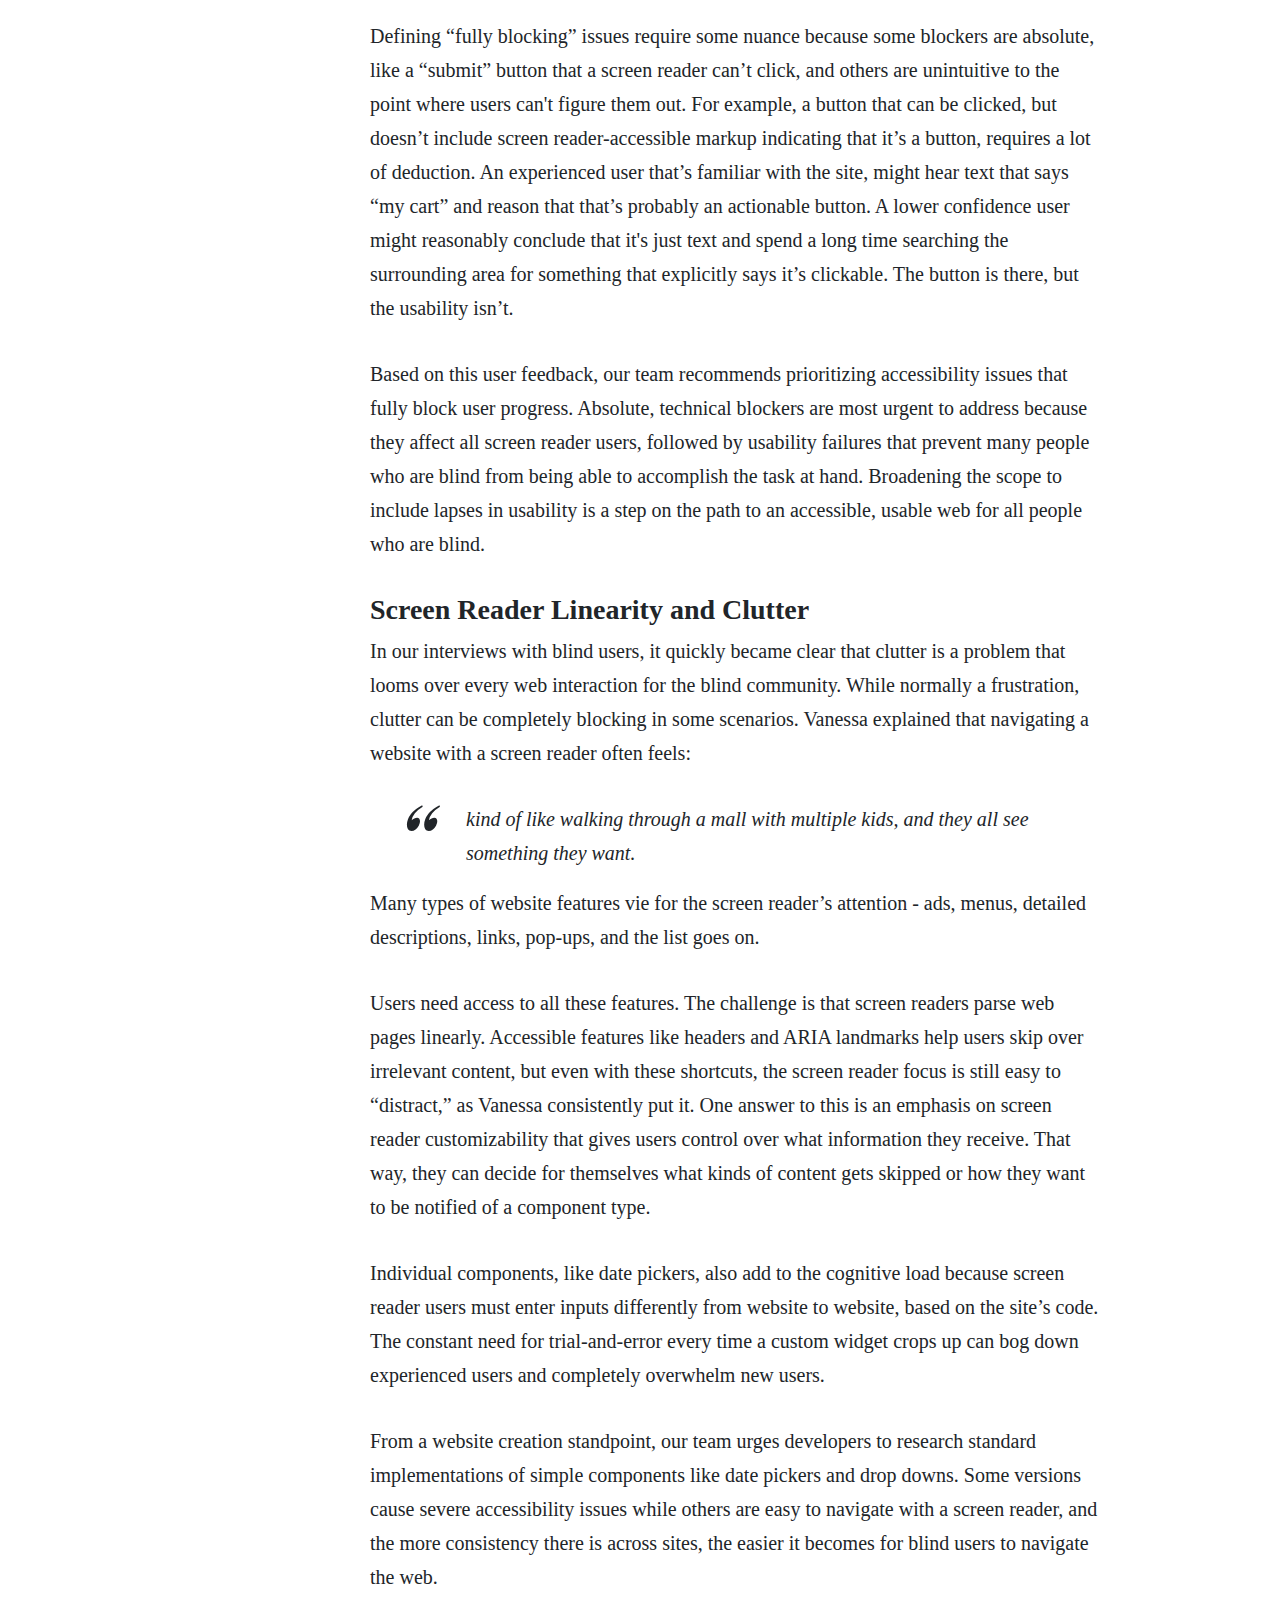
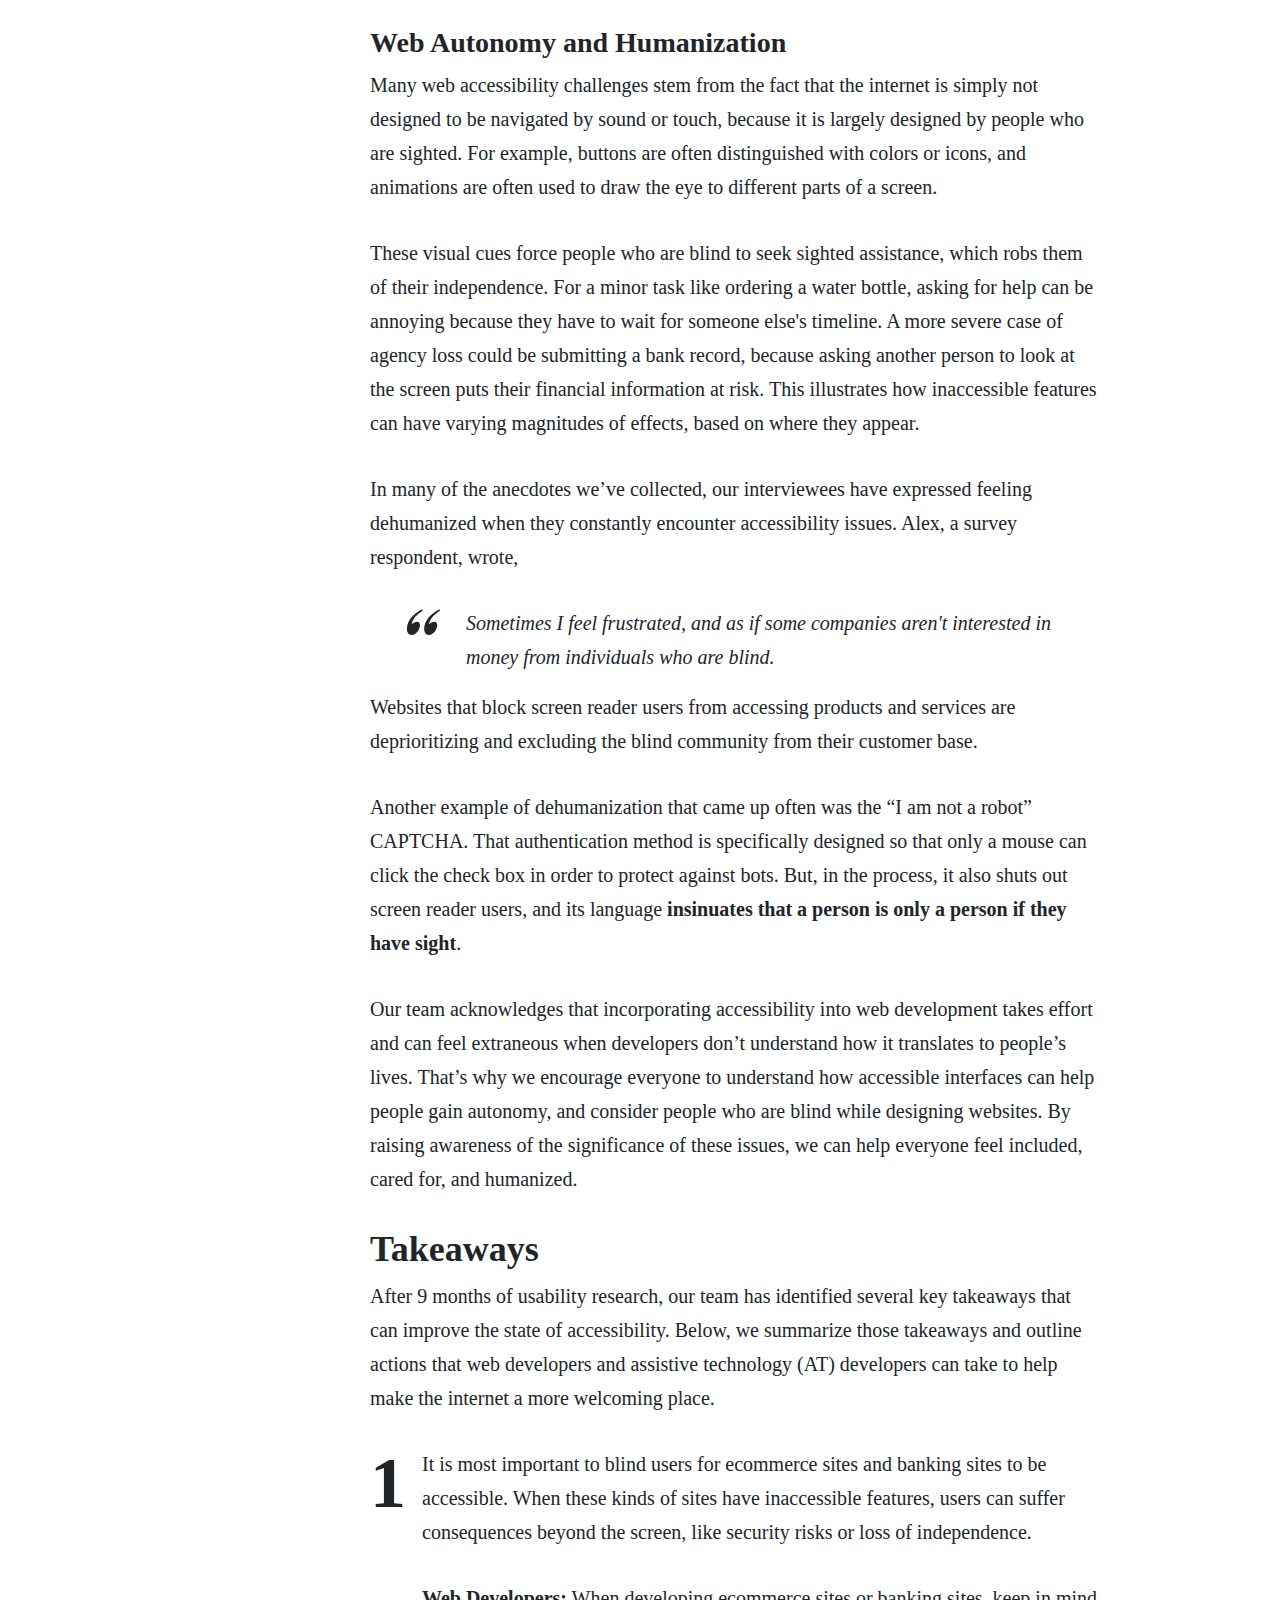
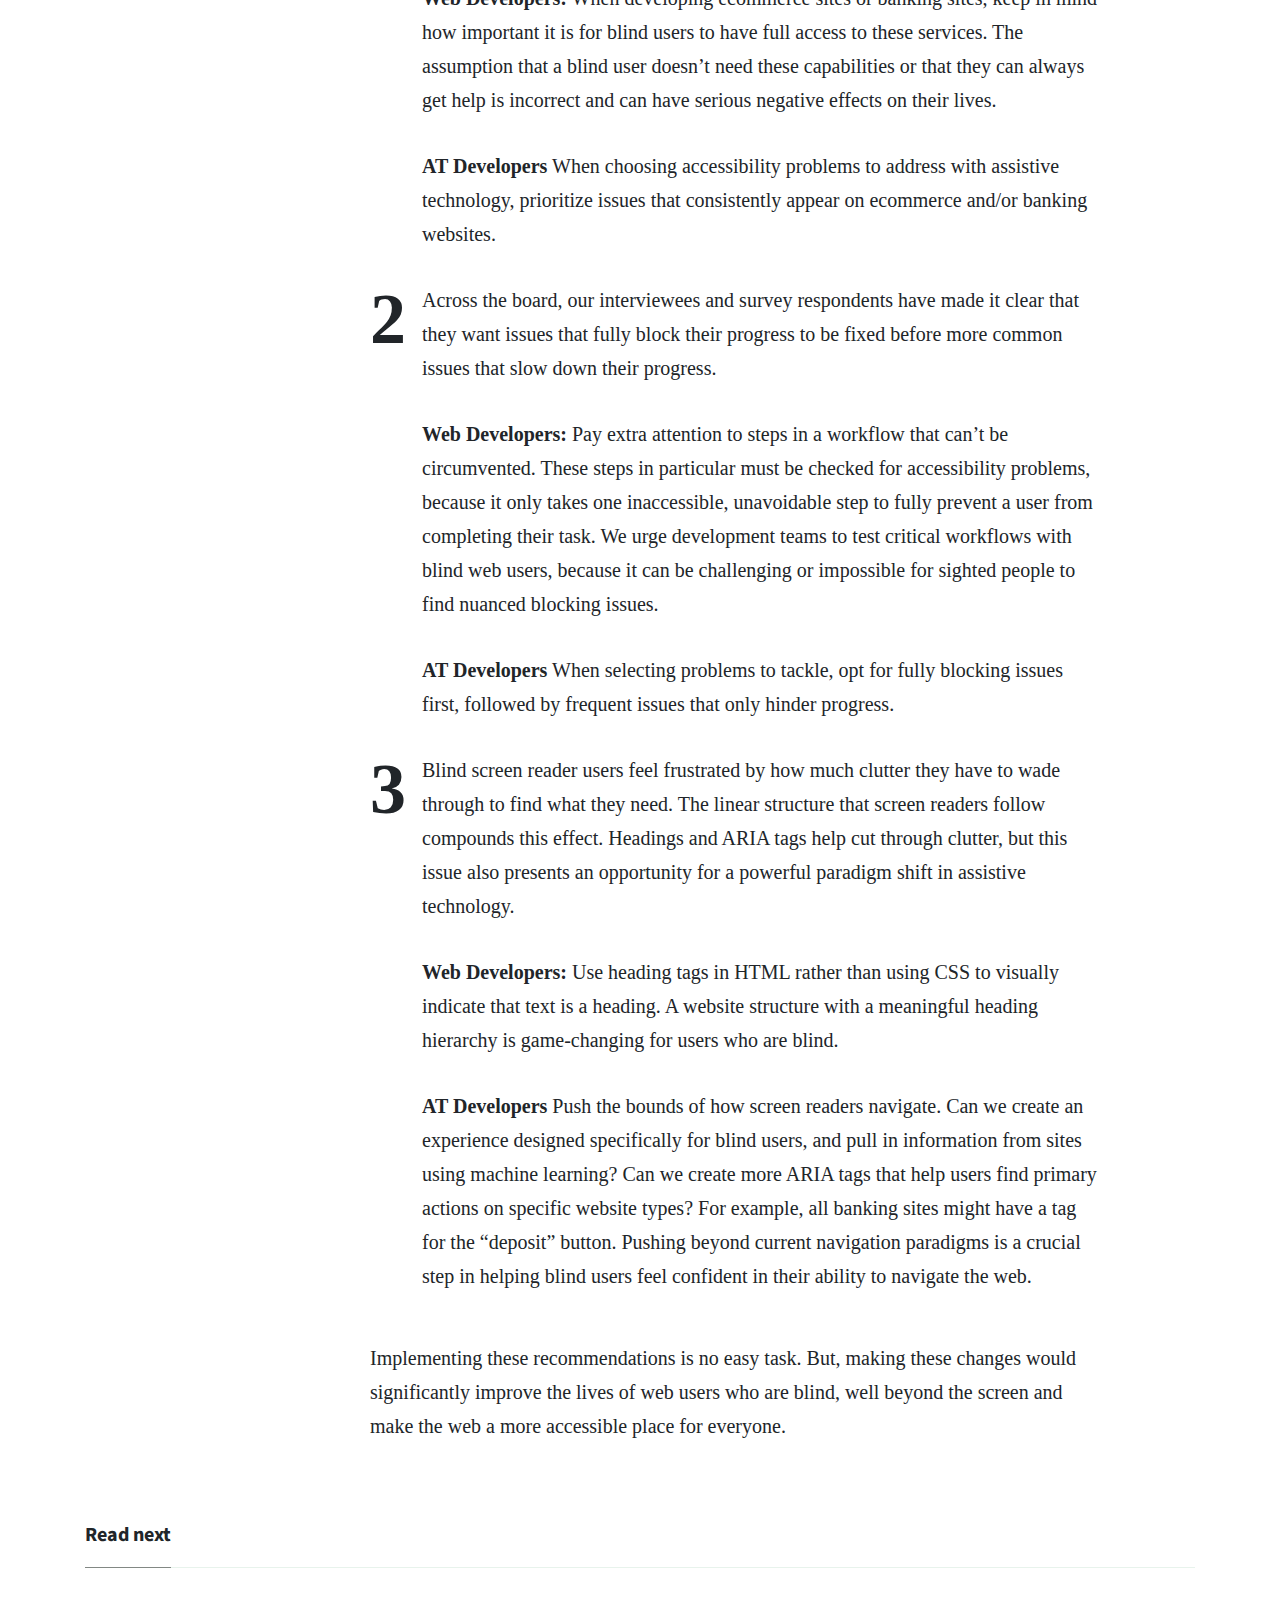
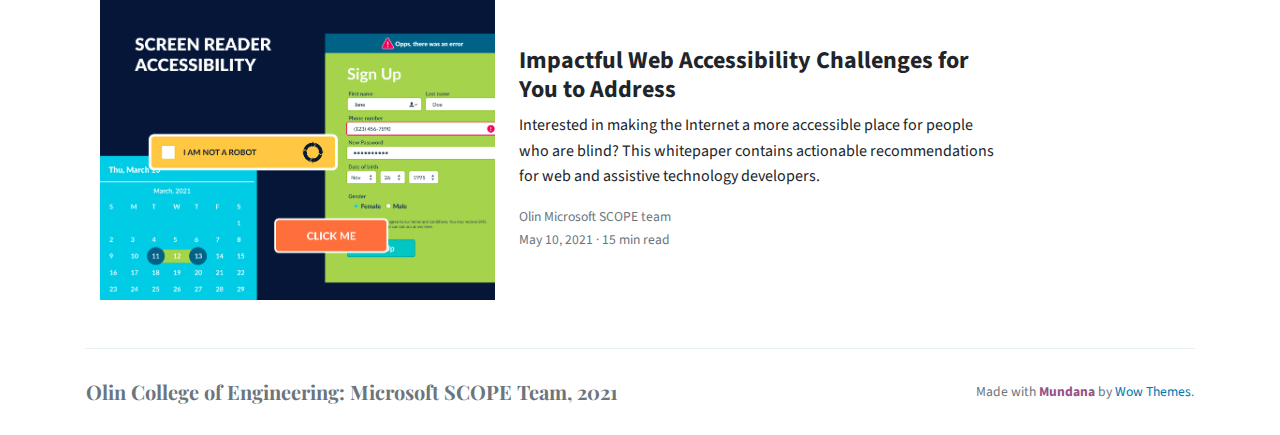
<file: hcd-whitepaper.html>
<!DOCTYPE html>
<html lang="en">
	<head>
		<meta charset="utf-8"/>
		<meta http-equiv="X-UA-Compatible" content="IE=edge,chrome=1"/>
		<title>The Human Impact of Web Accessibility Challenges</title>
		<meta content='width=device-width, initial-scale=1.0, maximum-scale=1.0, user-scalable=0, shrink-to-fit=no' name='viewport'/>
		<!-- Google Font -->
		<link href="https://fonts.googleapis.com/css?family=Playfair+Display:400,700|Source+Sans+Pro:400,700" rel="stylesheet">
		<!-- Font Awesome Icons -->
		<!-- <link rel="stylesheet" href="https://use.fontawesome.com/releases/v5.3.1/css/all.css" integrity="sha384-mzrmE5qonljUremFsqc01SB46JvROS7bZs3IO2EmfFsd15uHvIt+Y8vEf7N7fWAU" crossorigin="anonymous"> -->
		<!-- Main CSS -->
		<link href="./main.css" rel="stylesheet"/>
	</head>
	<body>
		<!-- NAVBAR --------------------------------------->
		<nav class="topnav navbar navbar-expand-lg navbar-light bg-white fixed-top">
			<div class="container">
				<a class="navbar-brand" href="#">
					<strong>Olin Microsoft SCOPE Team</strong>
				</a>
				<button class="navbar-toggler collapsed" type="button" data-toggle="collapse" data-target="#navbarColor02" aria-controls="navbarColor02" aria-expanded="false" aria-label="Toggle navigation">
					<span class="navbar-toggler-icon"></span>
				</button>
				<div class="navbar-collapse collapse" id="navbarColor02" style="">
					<ul class="navbar-nav mr-auto d-flex align-items-center">
						<li class="nav-item">
							<a class="nav-link" href="./about.html">About Us</a>
						</li>
						<li class="nav-item">
							<a class="nav-link" href="./index.html">Content</a>
						</li>
					</ul>
					<!-- <ul class="navbar-nav ml-auto d-flex align-items-center"> <li class="nav-item highlight"> <a class="nav-link" href="https://www.wowthemes.net/mundana-free-html-bootstrap-template/">Get this Theme</a> </li> </ul> -->
				</div>
			</div>
		</nav>
		<!-- End Navbar -->
		<!-- HEADER --------------------------------------->
		<div class="container">
			<div class="jumbotron jumbotron-fluid mb-3 pl-0 pt-0 pb-0 bg-white position-relative">
				<div class="h-100 tofront">
					<div class="row justify-content-between">
						<div class="col-md-6 pt-6 pb-6 pr-6 align-self-center">
							<p class="text-uppercase font-weight-bold">
								<a class="text-danger" href="./category.html">Whitepaper</a>
							</p>
							<h1 class="display-4 secondfont mb-3 font-weight-bold">The Human Impact of Web Accessibility Challenges</h1>
							<p class="mb-3">
								<strong>Intended audience:</strong>
								People who want to understand how accessibility problems can affect lives of screen reader users.
							</p>
							<div class="d-flex align-items-center">
								<img class="rounded-circle" src="./images/olinlogo_cropped.jpg" width="70" role="presentation">
								<!-- <img class="rounded-circle" src="./images/emma.jpg" width="70"> <img class="rounded-circle" style="margin-left:10px;" src="./images/libby_cropped.png" width="70"> -->
								<small class="ml-2">Olin Microsoft SCOPE Team
									<span class="text-muted d-block">May 10, 2021 &middot; 15 min. read</span>
								</small>
							</div>
						</div>
						<div class="col-md-6 pr-0">
							<img style="margin-top: 3em;" src="./images/HCD Image.png" alt="Person who is using a screen reader to access shopping, banking, travel, employment, and social media websites.">
						</div>
					</div>
				</div>
			</div>
		</div>
		<!-- End Header -->
		<!-- MAIN --------------------------------------->
		<div class="container pt-4 pb-4">
			<div class="row justify-content-center">
				<div class="col-lg-2 pr-4 mb-4 col-md-12">
					<div class="sticky-top text-center">
						<div class="text-muted">
							Share this
						</div>
						<div class="share d-inline-block">
							<!-- AddToAny BEGIN -->
							<div class="a2a_kit a2a_kit_size_32 a2a_default_style">
								<a class="a2a_button_linkedin"></a>
								<a class="a2a_button_twitter"></a>
							</div>
							<script async="async" src="https://static.addtoany.com/menu/page.js"></script>
							<!-- AddToAny END -->
						</div>
					</div>
				</div>

				<div class="col-md-12 col-lg-8">
					<article class="article-post">
						<h3>Research Objective</h3>
						<p>
							Our research team was tasked with identifying which web accessibility problems would be most impactful to solve using modern technology. During our research, we interviewed over a dozen web users who are blind and surveyed another 38 blind web users.
							We synthesized our findings into qualitative and quantitative insights about which web accessibility problems would be most meaningful to address. This whitepaper recounts some of the stories we heard from participants and explores the major themes
							that emerged during our human-centered design research process. For a more technical overview of the problems identified, please see our other white paper,
							<a href="./technical-whitepaper.html">Impactful Web Accessibility Challenges for You to Address</a>.
						</p>
						<h3>Background</h3>
						<p>
							When we asked people who are blind what it feels like to navigate the web, one survey respondent replied, “Touching a firestick cactus! It hurts while I’m doing it and it’s painful for a long time afterward. Eliminating the problem has no end in
							sight.” Others described web navigation as “trying to listen to someone while the rest of the room is full of people shouting”, or as operating a “claw machine”, where the outcome is left up to chance. For many people who are blind, the internet is
							an overwhelming and unpredictable place, with painful real-life consequences.
						</p>
						<p>
							During our interviews, we spoke to DJs, bird watchers, activists, engineers, teachers, and more, all of whom are blind and use the web in different ways to accomplish their goals. It’s a place where people can connect with the rest of the world from
							the comfort of their homes, and access to the web is a privilege that should be available to everyone. For people who are blind, the web can also provide access to essential services that may otherwise be inaccessible due to barriers in the physical
							world like obtaining groceries, medication, or even a Covid-19 vaccination.
						</p>
						<p>
							When we asked our survey respondents about their ideal web navigation experience, they described it as comfortably predictable - like a “nice warm bubble bath”, or "lying in bed after a stressful day". The disconnect between this ideal experience and
							their reality is jarring. This gap will persist as long as people who are blind are excluded from the process of building and designing web interactions.
						</p>
						<p>
							For years, the blind community and assistive technology developers have found creative workarounds to accessibility problems, trying to keep up with the rapidly changing field of web development. Based on
							<a href="https://webaim.org/projects/million/">WebAIM Million’s 2021 study</a>, 97.4% of the top million home pages have automatically detectable accessibility issues. During our research, we focused on learning about systemic trends that contribute
							to accessibility problems and looked for solutions that capitalize on the inherent adaptability and creativity of blind web navigators.
						</p>
						<h2>Consequences of Web Accessibility Issues</h2>
						<p>
							We have compiled three real stories of severe consequences that our interviewees have shared, to illustrate the harm that web accessibility failures can have on people’s lives. All names are pseudonyms.
						</p>
						<h3>Craig - Web Accessibility and Finances</h3>
						<p>
							Craig began coding in middle school and is now a web developer and a high-confidence, blind screen-reader user. Being high-confidence means that Craig has a strong understanding of screen reader navigation. Due to his extensive experience, he has
							developed an intuition for how to work around different types of accessibility problems on the web. As a developer himself, he can even write scripts that improve the accessibility of specific applications. However, even high-confidence screen reader
							users like Craig can run into accessibility issues that cause real harm.
						</p>
						<p>
							Several years back, Craig logged onto a site to set up autopay for a bill. He filled out the form and clicked submit, under the impression that autopay was up and running. Later, he was notified that his bill had never been paid. It was then that he
							realized the form submission didn’t go through. The site had failed to notify Craig in the moment that his request failed in a way that his screen reader could understand. With an unpaid bill on his record, Craig had to navigate the additional
							process of paying an overdue bill, and he had to appeal to his credit bureau to have the transgression forgiven. Regardless of a screen-reader user’s confidence, a button that does not successfully confirm being clicked is an unavoidable
							accessibility problem that, as Craig’s story demonstrates, can have significant effects on an individual.
						</p>
						<h3>Elena - Web Accessibility and Employment</h3>
						<p>
							Elena is an assistive technology (AT) advocate who currently works for the National Federation of the Blind. Before landing that position, she was working a corporate job and told us about how an update to a work-related website blocked her ability
							to complete her work. With frustration, she explained, “I couldn't do a whole part of my job because of an inaccessible website. I asked over and over for it to be fixed”. The constant struggle to have her needs met by her company was upsetting to
							Elena, who had always worked hard and brought a lot of expertise to her position. The situation soon came to a head when Elena decided to raise a lawsuit “to bring enough attention for anything to be done”. It took legal action to spur enough
							motivation in the company to accommodate Elena’s needs.
						</p>
						<p>
							The burden of legal action should not have fallen to Elena, but all too often, it is the job of blind individuals to be advocates for themselves, despite accessibility laws and regulations. Frankly, Elena was fortunate to keep her job. She could have
							been fired in the time she was unable to complete some of her work, or she could have faced severe social reproductions for taking legal action. Elena told us that she has known many blind individuals who have been laid off because they could not
							navigate the inaccessible web tools needed for their job. A systemic deprioritization of web accessibility issues requires drastic measures like lawsuits to be taken. By hiring, listening to, and accommodating blind employees, we can prevent severe
							consequences like demotivation and job loss that weaken the blind community.
						</p>
						<h3>Mona - Web Accessibility and Relationships</h3>
						<p>
							Mona is a retiree who loves to cook and travel. As a low-confidence screen reader user, simple online tasks take a long time for her, and she only uses a computer when she has to. She spends more time on her phone using apps than on her computer
							using websites, because phone interfaces are less cluttered and allow for a simpler interaction with her screen reader. On the few occasions she does venture on the web, she is quickly overwhelmed by the barrage of information. Sometimes when she
							tries to find online recipes, the page has so many advertisements and links that her screen reader freezes and crashes altogether.
						</p>
						<p>
							With extended family in Jordan, the most important challenge for Mona is booking travel online. During an interview, Mona recalled, “There are times I literally have to call Expedia or whoever to process a ticket sale for me because getting around
							their pages is a problem.” Whether due to a date-picker widget, captchas, or the general chaos of navigating the site, Mona is at times completely unable to accomplish a task without the time-consuming assistance of a sighted person. Mona worries
							that if she ever needs to travel from the US to meet her family for an emergency, she may not be able to book flights for several days. The severity of web accessibility problems can vary based on the confidence of a screen reader user, and even
							something as innocent as a date-picker widget can affect the life and relationships of individuals who are blind.
						</p>
						<h2>Broad Usability Insights</h2>
						<p>As a result of our interview and survey process, we discovered four broad usability insights.</p>
						<h3>Website Types that Matter Most</h3>
						<p>
							In order to understand which websites to target for accessibility improvements, we asked web users who are blind –
							<div class="blockquestion">
								If you could snap your fingers and have one type of website become totally accessible to you today, which type would you choose?
							</div>
							Of 38 participants, 39.5% chose ecommerce sites and 21.1% chose banking sites.
						</p>
						<p>
							Our interviews revealed that accessible ecommerce sites are crucial for people who are blind because they, like everyone, need essentials like food, medications, clothing, and household items. Online shopping is particularly attractive for this group
							because they encounter challenges in the physical world that make it hard to access a store independently. For example, driving is the primary mode of transportation in the US, and people who are fully blind can’t drive.</p>
						<p>
							While discussing the ways that online shopping could help, Lena aired her frustrations with inaccessible ecommerce sites. She said,
						</p>
						<blockquote class="blockquote">
							This is an option that should open doors but is shutting me out even more.
						</blockquote>
						<p>
							Even big-name companies like Amazon and Walmart are dropping the ball on accessibility, according to blind users. Factors like clutter, inconsistent controls, and site updates make for an all-around overwhelming experience. Mitchel, a highly advanced
							screen reader user, put it bluntly – "If you don't know exactly what you're trying to find on Amazon, you won't find it."
						</p>
						<p>
							Accessible banking sites are also top priority for the blind community because being able to manage finances is critical for a secure, stable, and independent life. Based on her work as an accessibility advocate, Elena points out that "lots of people
							are willing to get assistance for things like shopping, but don't want to give out their financial information." This brings to light the fact that blind individuals face very real security risks when banking sites are inaccessible, because
							confidentiality is no longer an option for them.
						</p>
						<h3>Prioritization of Accessibility Issues</h3>
						<p>
							To understand which types of problems should be fixed first, we asked users –
							<div class="blockquestion">
								What kinds of accessibility issues are the highest priority for you?
							</div>
							Overwhelmingly, we heard that blind users prioritize issues that fully block their progress, like a button that cannot be clicked with a screen reader. One of our interviewees detailed the many strategies she uses to get around inaccessibility. She
							is willing to invest her time in sheer trial and error to find what she needs, or to completely redo a process with a different screen-reader/browser combination, but she said,
						</p>
						<blockquote class="blockquote">
							When I'm stopped dead in my tracks, that's when I really feel defeated.
						</blockquote>
						<p>
							Prioritization of blocking issues might seem like an obvious result, but before asking, it seemed equally likely that users would care about smaller challenges that they experience constantly, like a lack of hierarchy. When websites use visual cues
							such as boldfacing and larger point sizes, rather than screen-reader accessible markup such as HTML header tags, blind users have to click through all kinds of irrelevant information to find what they need, which takes a lot of time and metal strain.
						</p>
						<p>
							Defining “fully blocking” issues require some nuance because some blockers are absolute, like a “submit” button that a screen reader can’t click, and others are unintuitive to the point where users can't figure them out. For example, a button that
							can be clicked, but doesn’t include screen reader-accessible markup indicating that it’s a button, requires a lot of deduction. An experienced user that’s familiar with the site, might hear text that says “my cart” and reason that that’s probably an
							actionable button. A lower confidence user might reasonably conclude that it's just text and spend a long time searching the surrounding area for something that explicitly says it’s clickable. The button is there, but the usability isn’t.
						</p>
						<p>
							Based on this user feedback, our team recommends prioritizing accessibility issues that fully block user progress. Absolute, technical blockers are most urgent to address because they affect all screen reader users, followed by usability failures
							that prevent many people who are blind from being able to accomplish the task at hand. Broadening the scope to include lapses in usability is a step on the path to an accessible, usable web for all people who are blind.
						</p>
						<h3>Screen Reader Linearity and Clutter</h3>
						<p>
							In our interviews with blind users, it quickly became clear that clutter is a problem that looms over every web interaction for the blind community. While normally a frustration, clutter can be completely blocking in some scenarios. Vanessa explained
							that navigating a website with a screen reader often feels:
						</p>
						<blockquote class="blockquote">
							kind of like walking through a mall with multiple kids, and they all see something they want.
						</blockquote>
						<p>
							Many types of website features vie for the screen reader’s attention - ads, menus, detailed descriptions, links, pop-ups, and the list goes on.
						</p>
						<p>
							Users need access to all these features. The challenge is that screen readers parse web pages linearly. Accessible features like headers and ARIA landmarks help users skip over irrelevant content, but even with these shortcuts, the screen reader
							focus is still easy to “distract,” as Vanessa consistently put it. One answer to this is an emphasis on screen reader customizability that gives users control over what information they receive. That way, they can decide for themselves what kinds of
							content gets skipped or how they want to be notified of a component type.</p>
						<p>
							Individual components, like date pickers, also add to the cognitive load because screen reader users must enter inputs differently from website to website, based on the site’s code. The constant need for trial-and-error every time a custom widget
							crops up can bog down experienced users and completely overwhelm new users.
						</p>
						<p>
							From a website creation standpoint, our team urges developers to research standard implementations of simple components like date pickers and drop downs. Some versions cause severe accessibility issues while others are easy to navigate with a screen
							reader, and the more consistency there is across sites, the easier it becomes for blind users to navigate the web.
						</p>
						<h3>Web Autonomy and Humanization</h3>
						<p>
							Many web accessibility challenges stem from the fact that the internet is simply not designed to be navigated by sound or touch, because it is largely designed by people who are sighted. For example, buttons are often distinguished with colors or
							icons, and animations are often used to draw the eye to different parts of a screen.
						</p>
						<p>
							These visual cues force people who are blind to seek sighted assistance, which robs them of their independence. For a minor task like ordering a water bottle, asking for help can be annoying because they have to wait for someone else's timeline. A
							more severe case of agency loss could be submitting a bank record, because asking another person to look at the screen puts their financial information at risk. This illustrates how inaccessible features can have varying magnitudes of effects, based
							on where they appear.
						</p>
						<p>
							In many of the anecdotes we’ve collected, our interviewees have expressed feeling dehumanized when they constantly encounter accessibility issues. Alex, a survey respondent, wrote,
						</p>
						<blockquote class="blockquote">
							Sometimes I feel frustrated, and as if some companies aren't interested in money from individuals who are blind.
						</blockquote>
						<p>
							Websites that block screen reader users from accessing products and services are deprioritizing and excluding the blind community from their customer base.
						</p>
						<p>
							Another example of dehumanization that came up often was the “I am not a robot” CAPTCHA. That authentication method is specifically designed so that only a mouse can click the check box in order to protect against bots. But, in the process, it also
							shuts out screen reader users, and its language
							<strong>insinuates that a person is only a person if they have sight</strong>.
						</p>
						<p>
							Our team acknowledges that incorporating accessibility into web development takes effort and can feel extraneous when developers don’t understand how it translates to people’s lives. That’s why we encourage everyone to understand how accessible
							interfaces can help people gain autonomy, and consider people who are blind while designing websites. By raising awareness of the significance of these issues, we can help everyone feel included, cared for, and humanized.
						</p>
						<h2>Takeaways</h2>
						<p>After 9 months of usability research, our team has identified several key takeaways that can improve the state of accessibility. Below, we summarize those takeaways and outline actions that web developers and assistive technology (AT) developers
							can take to help make the internet a more welcoming place.
						</p>
						<ol class="list-featured">
							<li>
								<span>
									<p>
										It is most important to blind users for ecommerce sites and banking sites to be accessible. When these kinds of sites have inaccessible features, users can suffer consequences beyond the screen, like security risks or loss of independence.
									</p>
									<p>
										<strong>Web Developers:</strong>
										When developing ecommerce sites or banking sites, keep in mind how important it is for blind users to have full access to these services. The assumption that a blind user doesn’t need these capabilities or that they can always get help is incorrect
										and can have serious negative effects on their lives.
									</p>
									<p>
										<strong>AT Developers</strong>
										When choosing accessibility problems to address with assistive technology, prioritize issues that consistently appear on ecommerce and/or banking websites.
									</p>
								</span>
							</li>
							<li>
								<span>
									<p>
										Across the board, our interviewees and survey respondents have made it clear that they want issues that fully block their progress to be fixed before more common issues that slow down their progress.
									</p>
									<p>
										<strong>Web Developers:</strong>
										Pay extra attention to steps in a workflow that can’t be circumvented. These steps in particular must be checked for accessibility problems, because it only takes one inaccessible, unavoidable step to fully prevent a user from completing their task.
										We urge development teams to test critical workflows with blind web users, because it can be challenging or impossible for sighted people to find nuanced blocking issues.
									</p>
									<p>
										<strong>AT Developers</strong>
										When selecting problems to tackle, opt for fully blocking issues first, followed by frequent issues that only hinder progress.
									</p>
								</span>
							</li>
							<li>
								<span>
									<p>
										Blind screen reader users feel frustrated by how much clutter they have to wade through to find what they need. The linear structure that screen readers follow compounds this effect. Headings and ARIA tags help cut through clutter, but this issue
										also presents an opportunity for a powerful paradigm shift in assistive technology.
									</p>
									<p>
										<strong>Web Developers:</strong>
										Use heading tags in HTML rather than using CSS to visually indicate that text is a heading. A website structure with a meaningful heading hierarchy is game-changing for users who are blind.
									</p>
									<p>
										<strong>AT Developers</strong>
										Push the bounds of how screen readers navigate. Can we create an experience designed specifically for blind users, and pull in information from sites using machine learning? Can we create more ARIA tags that help users find primary actions on
										specific website types? For example, all banking sites might have a tag for the “deposit” button. Pushing beyond current navigation paradigms is a crucial step in helping blind users feel confident in their ability to navigate the web.
									</p>
								</span>
							</li>
						</ol>
						<p>
							Implementing these recommendations is no easy task. But, making these changes would significantly improve the lives of web users who are blind, well beyond the screen and make the web a more accessible place for everyone.
						</p>
					</article>
				</div>
			</div>
		</div>
		<div class="container pt-4 pb-4">
			<h5 class="font-weight-bold spanborder">
				<span>Read next</span></h5>
			<div class="col-lg-10">
				<div class="flex-md-row mb-4 box-shadow h-xl-300">
					<div class="mb-3 d-flex align-items-center">
						<img height="300" src="./images/Technical Image.png" alt="Snapshots of inaccessible web components. Includes a CAPTCHA, form error, ambiguous button, and datepicker.">
						<div class="pl-4">
							<h2 class="mb-2 h4 font-weight-bold">
								<a class="text-dark" href="./technical-whitepaper.html">Impactful Web Accessibility Challenges for You to Address</a>
							</h2>
							<p class="card-text">
								Interested in making the Internet a more accessible place for people who are blind? This whitepaper contains actionable recommendations for web and assistive technology developers.
							</p>
							<div class="card-text text-muted small">
								Olin Microsoft SCOPE team
							</div>
							<small class="text-muted">May 10, 2021 · 15 min read</small>
						</div>
					</div>
				</div>
			</div>
		</div>

		<!-- End Main -->
		<!-------------------------------------- FOOTER --------------------------------------->
		<div class="container">
			<footer class="bg-white border-top p-3 text-muted small">
				<div class="row align-items-center justify-content-between">
					<div>
						<span class="navbar-brand mr-2">
							<strong>Olin College of Engineering: Microsoft SCOPE Team, 2021</strong>
						</div>
						<div>
							Made with
							<a target="_blank" class="text-secondary font-weight-bold" href="https://www.wowthemes.net/mundana-free-html-bootstrap-template/">Mundana</a>
							by
							<a href="https://www.wowthemes.net/">Wow Themes</a>.
						</div>
					</div>
				</footer>
			</div>
			<!-- End Footer -->
		</body>
	</html>
</file>
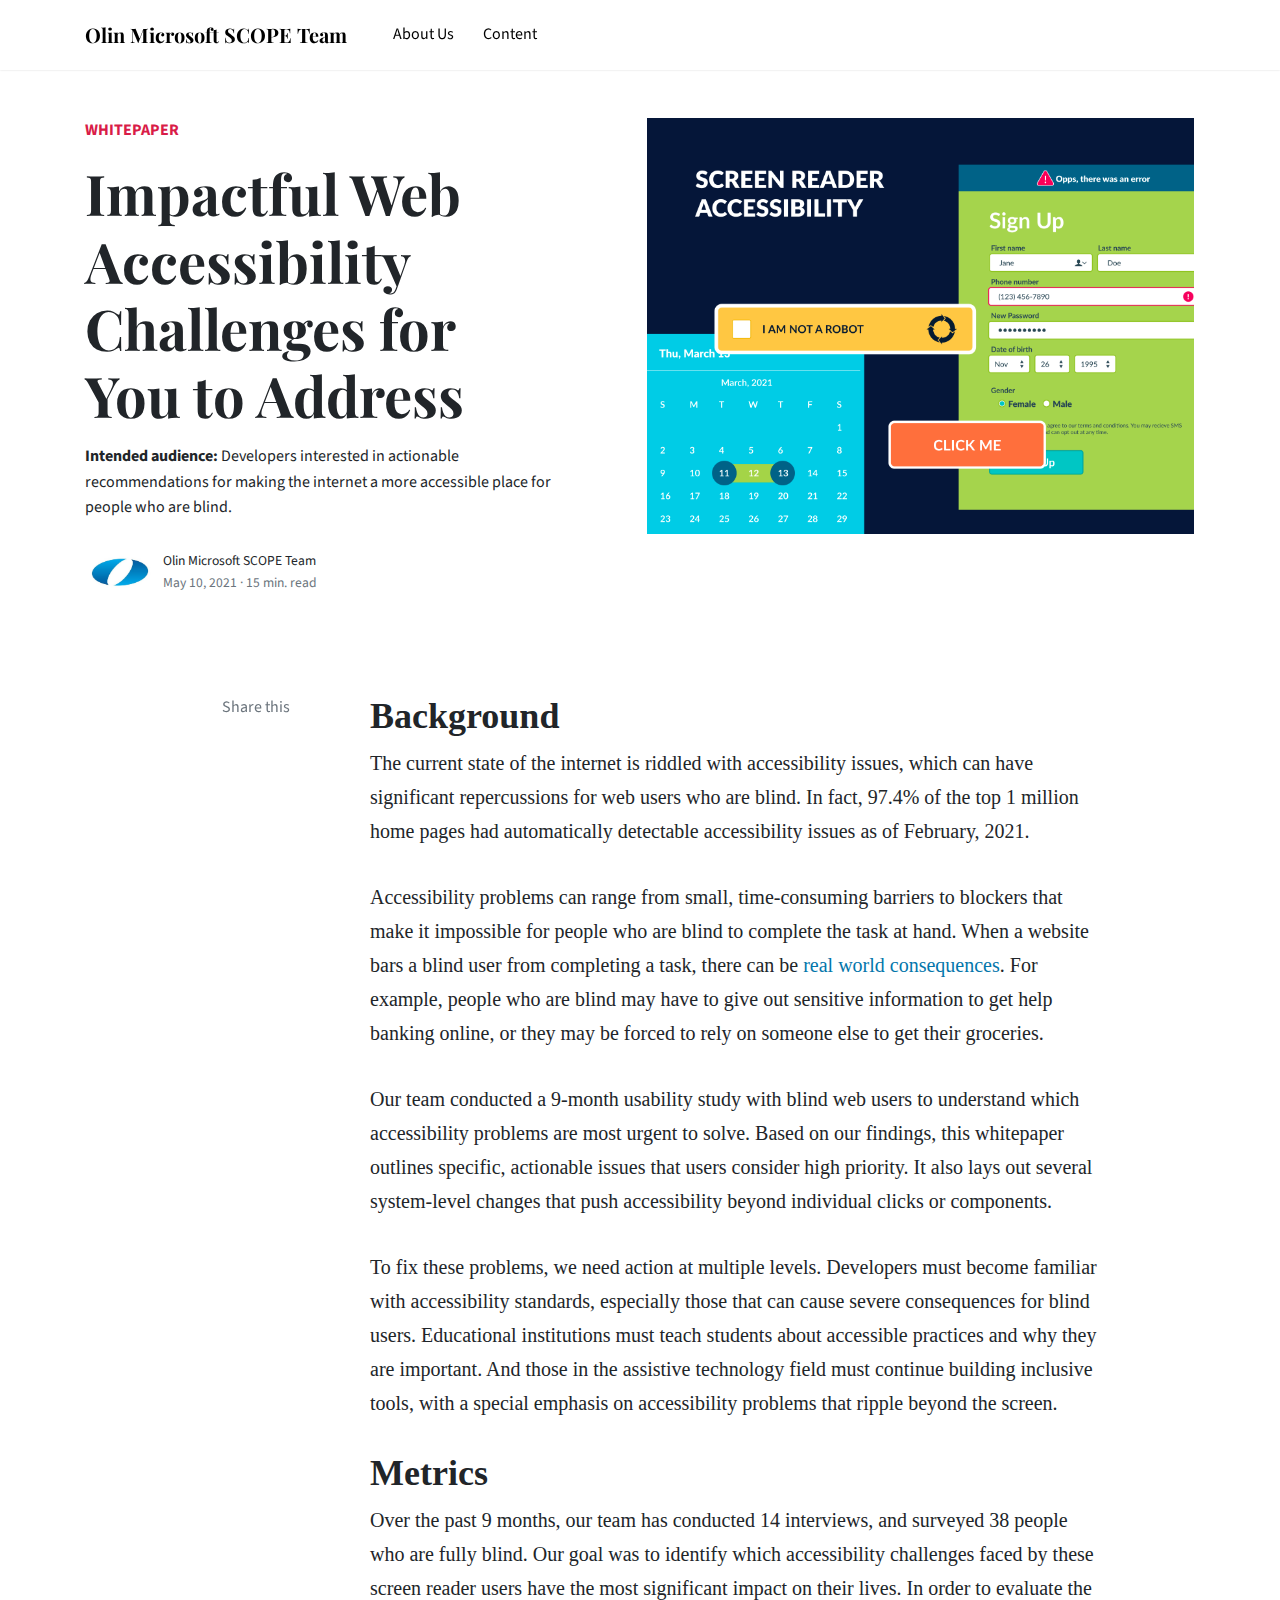
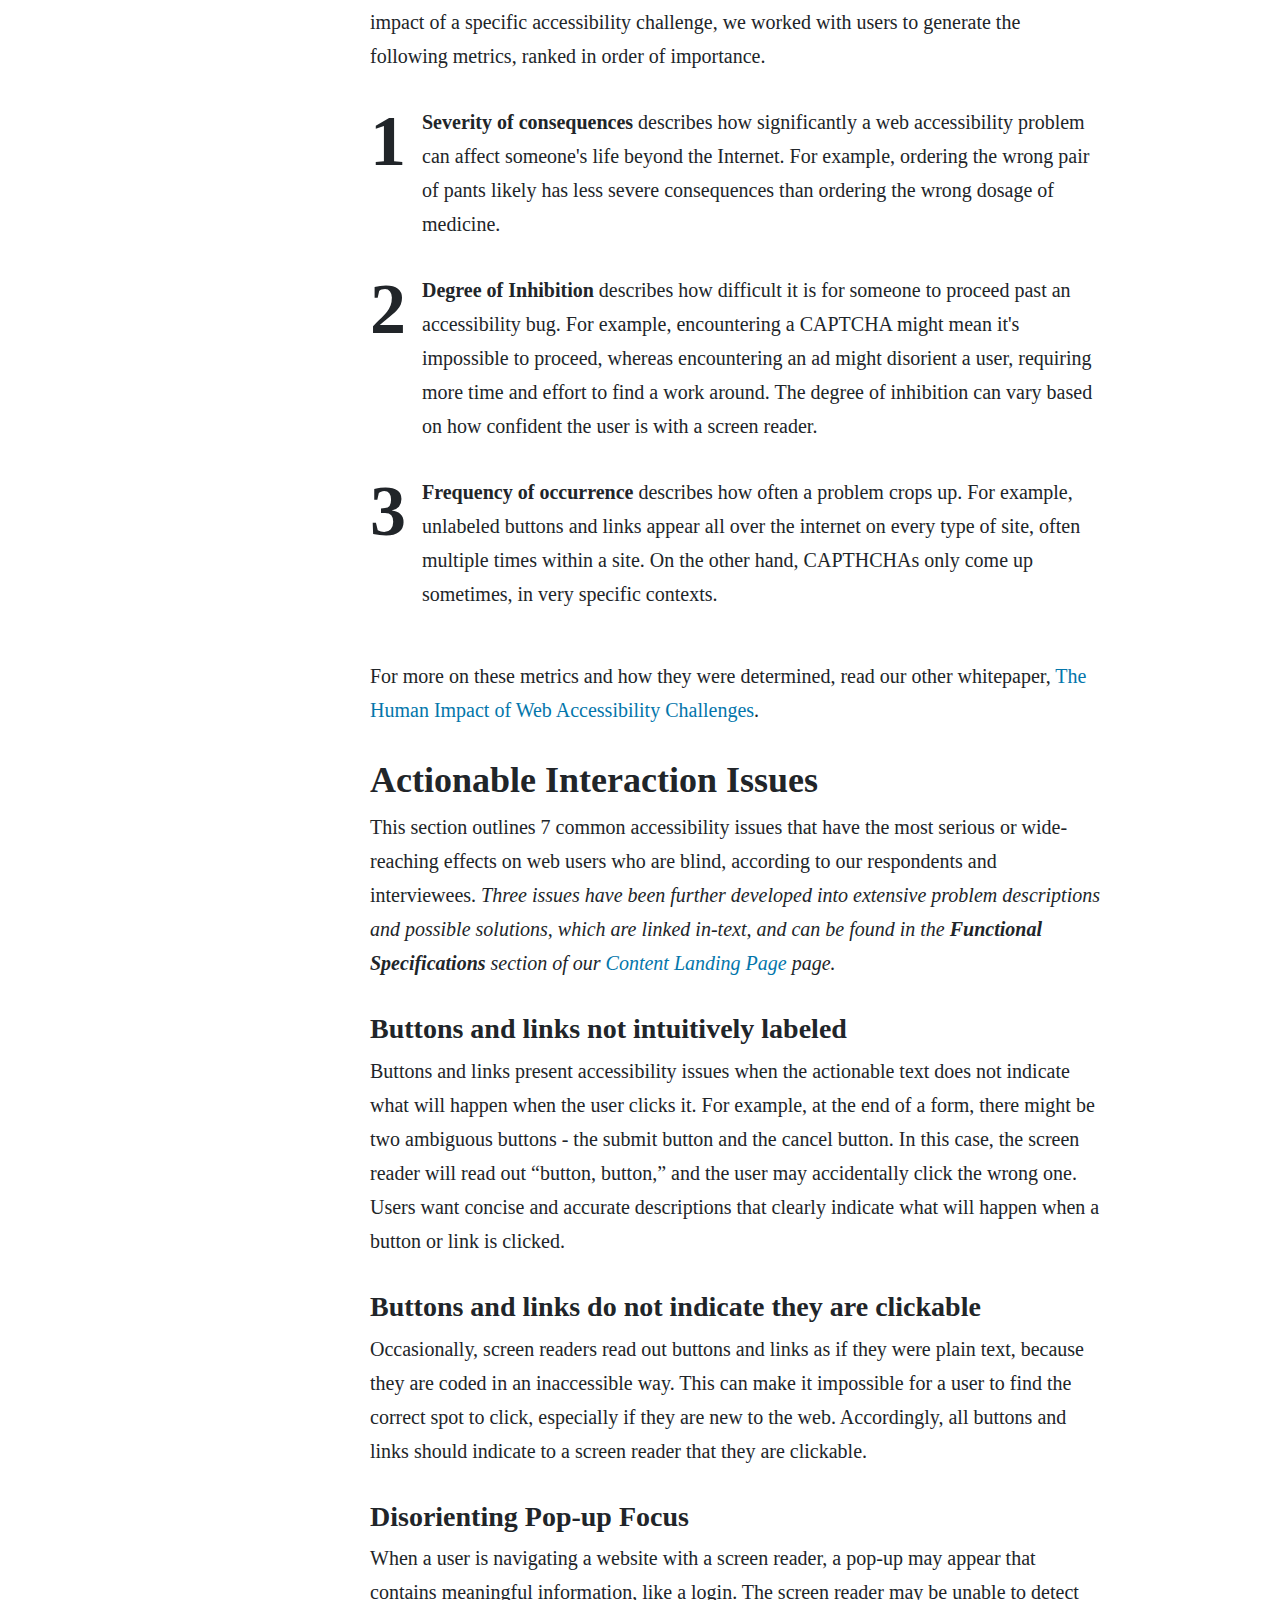
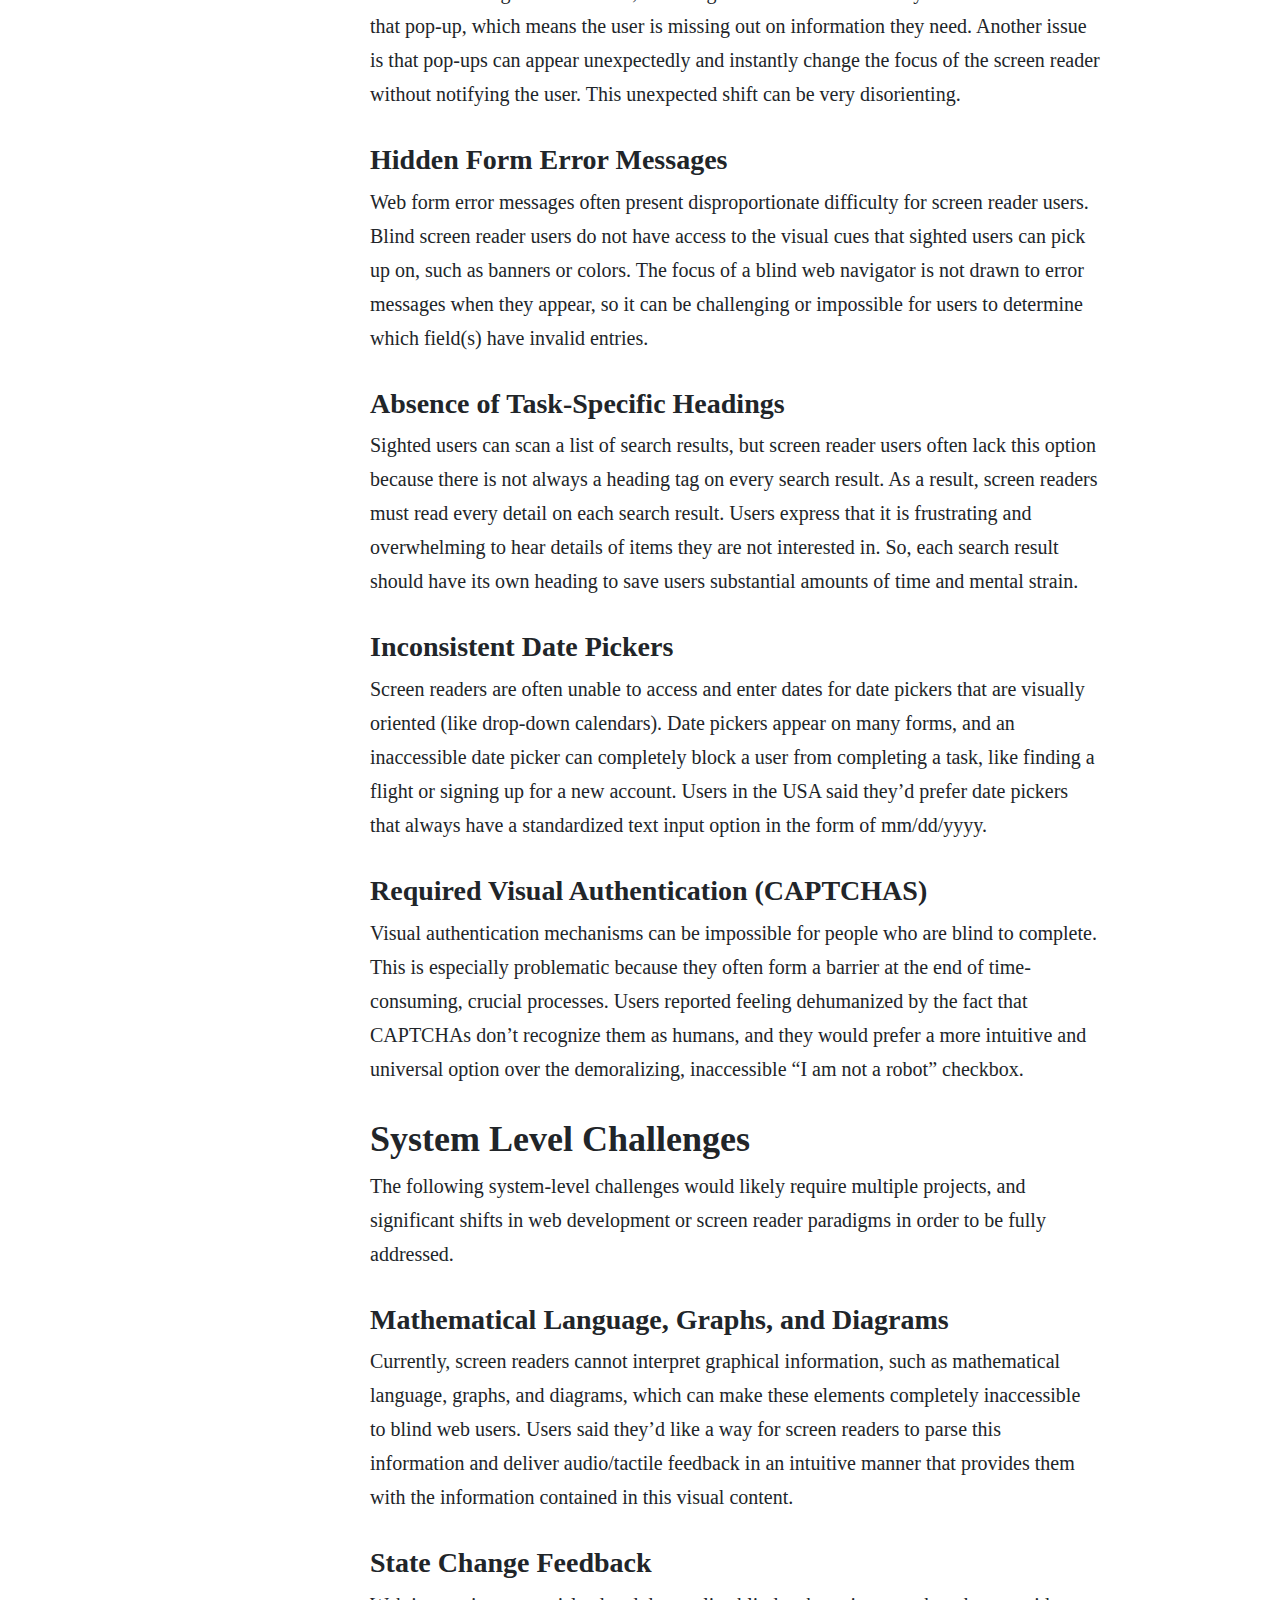
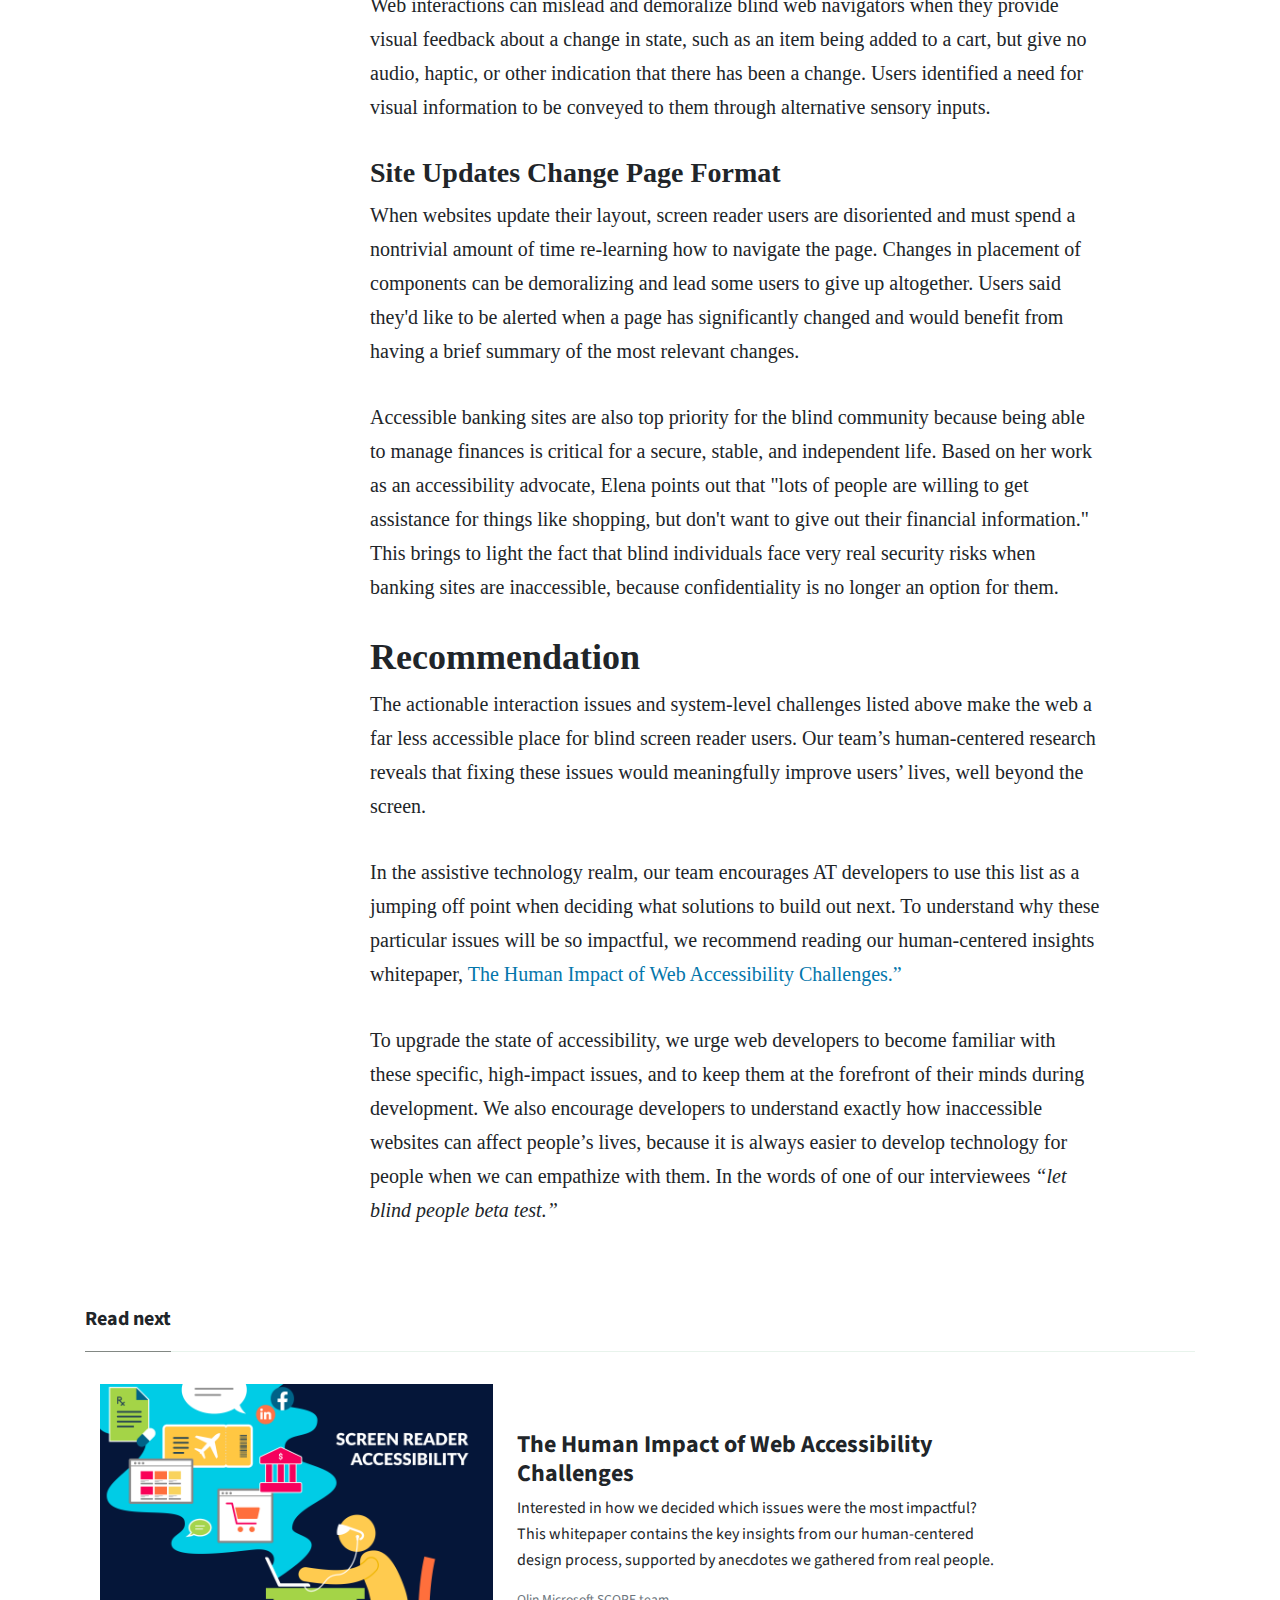
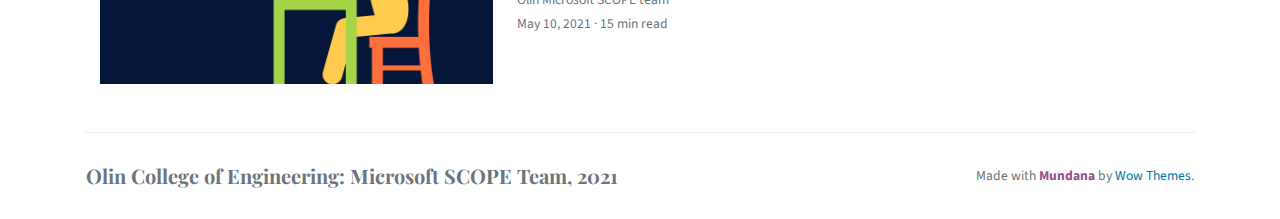
<file: technical-whitepaper.html>
<!DOCTYPE html>
<html lang="en">
  <head>
    <meta charset="utf-8"/>
    <meta http-equiv="X-UA-Compatible" content="IE=edge,chrome=1"/>
    <title>Impactful Web Accessibility Challenges for You to Address</title>
    <meta content='width=device-width, initial-scale=1.0, maximum-scale=1.0, user-scalable=0, shrink-to-fit=no' name='viewport'/>
    <!-- Google Font -->
    <link href="https://fonts.googleapis.com/css?family=Playfair+Display:400,700|Source+Sans+Pro:400,700" rel="stylesheet">
    <!-- Font Awesome Icons -->
    <!-- <link rel="stylesheet" href="https://use.fontawesome.com/releases/v5.3.1/css/all.css" integrity="sha384-mzrmE5qonljUremFsqc01SB46JvROS7bZs3IO2EmfFsd15uHvIt+Y8vEf7N7fWAU" crossorigin="anonymous"> -->
    <!-- Main CSS -->
    <link href="./main.css" rel="stylesheet"/>
  </head>
  <body>
    <!-- NAVBAR --------------------------------------->
    <nav class="topnav navbar navbar-expand-lg navbar-light bg-white fixed-top">
      <div class="container">
        <a class="navbar-brand" href="#">
          <strong>Olin Microsoft SCOPE Team</strong>
        </a>
        <button class="navbar-toggler collapsed" type="button" data-toggle="collapse" data-target="#navbarColor02" aria-controls="navbarColor02" aria-expanded="false" aria-label="Toggle navigation">
          <span class="navbar-toggler-icon"></span>
        </button>
        <div class="navbar-collapse collapse" id="navbarColor02" style="">
          <ul class="navbar-nav mr-auto d-flex align-items-center">
            <li class="nav-item">
              <a class="nav-link" href="./about.html">About Us</a>
            </li>
            <li class="nav-item">
              <a class="nav-link" href="./index.html">Content</a>
            </li>
          </ul>
          <!-- <ul class="navbar-nav ml-auto d-flex align-items-center"> <li class="nav-item highlight"> <a class="nav-link" href="https://www.wowthemes.net/mundana-free-html-bootstrap-template/">Get this Theme</a> </li> </ul> -->
        </div>
      </div>
    </nav>
    <!-- End Navbar -->
    <!-- HEADER --------------------------------------->
    <div class="container">
      <div class="jumbotron jumbotron-fluid mb-3 pl-0 pt-0 pb-0 bg-white position-relative">
        <div class="h-100 tofront">
          <div class="row justify-content-between">
            <div class="col-md-6 pt-6 pb-6 pr-6 align-self-center">
              <p class="text-uppercase font-weight-bold">
                <a class="text-danger" href="./category.html">Whitepaper</a>
              </p>
              <h1 class="display-4 secondfont mb-3 font-weight-bold">Impactful Web Accessibility Challenges for You to Address</h1>
              <p class="mb-3">
                <strong>Intended audience:</strong>
                Developers interested in actionable recommendations for making the internet a more accessible place for people who are blind.
              </p>
              <div class="d-flex align-items-center">
                <img class="rounded-circle" src="./images/olinlogo_cropped.jpg" width="70" role="presentation">
                <!-- <img class="rounded-circle" src="./images/emma.jpg" width="70"> <img class="rounded-circle" style="margin-left:10px;" src="./images/libby_cropped.png" width="70"> -->
                <small class="ml-2">Olin Microsoft SCOPE Team
                  <span class="text-muted d-block">May 10, 2021 &middot; 15 min. read</span>
                </small>
              </div>
            </div>
            <div class="col-md-6 pr-0">
              <img style="margin-top: 3em;" src="./images/Technical Image.png" alt="Snapshots of inaccessible web components. Includes a CAPTCHA, form error, ambiguous button, and datepicker.">
            </div>
          </div>
        </div>
      </div>
    </div>
    <!-- End Header -->
    <!-- MAIN --------------------------------------->
    <div class="container pt-4 pb-4">
      <div class="row justify-content-center">
        <div class="col-lg-2 pr-4 mb-4 col-md-12">
          <div class="sticky-top text-center">
            <div class="text-muted">
              Share this
            </div>
            <div class="share d-inline-block">
              <!-- AddToAny BEGIN -->
              <div class="a2a_kit a2a_kit_size_32 a2a_default_style">
                <a class="a2a_button_linkedin"></a>
                <a class="a2a_button_twitter"></a>
              </div>
              <script async="async" src="https://www.addtoany.com/share"></script>
              <!-- AddToAny END -->
            </div>
          </div>
        </div>
        <div class="col-md-12 col-lg-8">
          <article class="article-post">
            <h2>Background</h2>
            <p>
              The current state of the internet is riddled with accessibility issues, which can have significant repercussions for web users who are blind. In fact, 97.4% of the top 1 million home pages had automatically detectable accessibility issues as of
              February, 2021.
            </p>
            <p>
              Accessibility problems can range from small, time-consuming barriers to blockers that make it impossible for people who are blind to complete the task at hand. When a website bars a blind user from completing a task, there can be
              <a href="./hcd-whitepaper.html">real world consequences</a>. For example, people who are blind may have to give out sensitive information to get help banking online, or they may be forced to rely on someone else to get their groceries.
            </p>
            <p>
              Our team conducted a 9-month usability study with blind web users to understand which accessibility problems are most urgent to solve. Based on our findings, this whitepaper outlines specific, actionable issues that users consider high priority. It
              also lays out several system-level changes that push accessibility beyond individual clicks or components.
            </p>
            <p>
              To fix these problems, we need action at multiple levels. Developers must become familiar with accessibility standards, especially those that can cause severe consequences for blind users. Educational institutions must teach students about accessible
              practices and why they are important. And those in the assistive technology field must continue building inclusive tools, with a special emphasis on accessibility problems that ripple beyond the screen.
            </p>
            <h2>Metrics</h2>
            <p>
              Over the past 9 months, our team has conducted 14 interviews, and surveyed 38 people who are fully blind. Our goal was to identify which accessibility challenges faced by these screen reader users have the most significant impact on their lives. In
              order to evaluate the impact of a specific accessibility challenge, we worked with users to generate the following metrics, ranked in order of importance.
            </p>
            <ol class="list-featured">
              <li>
                <p>
                  <strong>Severity of consequences</strong>
                  describes how significantly a web accessibility problem can affect someone's life beyond the Internet. For example, ordering the wrong pair of pants likely has less severe consequences than ordering the wrong dosage of medicine.
                </p>
              </li>
              <li>
                <p>
                  <strong>Degree of Inhibition</strong>
                  describes how difficult it is for someone to proceed past an accessibility bug. For example, encountering a CAPTCHA might mean it's impossible to proceed, whereas encountering an ad might disorient a user, requiring more time and effort to find a
                  work around. The degree of inhibition can vary based on how confident the user is with a screen reader.
                </p>
              </li>
              <li>
                <p>
                  <strong>Frequency of occurrence</strong>
                  describes how often a problem crops up. For example, unlabeled buttons and links appear all over the internet on every type of site, often multiple times within a site. On the other hand, CAPTHCHAs only come up sometimes, in very specific contexts.
                </p>
              </li>
            </ol>
            <p>
              For more on these metrics and how they were determined, read our other whitepaper,
              <a href="./hcd-whitepaper.html">The Human Impact of Web Accessibility Challenges</a>.
            </p>
            <h2>Actionable Interaction Issues</h2>
            <p>
              This section outlines 7 common accessibility issues that have the most serious or wide-reaching effects on web users who are blind, according to our respondents and interviewees.
              <em>Three issues have been further developed into extensive problem descriptions and possible solutions, which are linked in-text, and can be found in the
                <strong>Functional Specifications</strong>
                section of our
                <a href="./index.html">Content Landing Page</a>
                page.
              </em>
            </p>
            <h3>Buttons and links not intuitively labeled</h3>
            <p>
              Buttons and links present accessibility issues when the actionable text does not indicate what will happen when the user clicks it. For example, at the end of a form, there might be two ambiguous buttons - the submit button and the cancel button. In
              this case, the screen reader will read out “button, button,” and the user may accidentally click the wrong one. Users want concise and accurate descriptions that clearly indicate what will happen when a button or link is clicked.
            </p>
            <h3>Buttons and links do not indicate they are clickable</h3>
            <p>
              Occasionally, screen readers read out buttons and links as if they were plain text, because they are coded in an inaccessible way. This can make it impossible for a user to find the correct spot to click, especially if they are new to the web.
              Accordingly, all buttons and links should indicate to a screen reader that they are clickable.
            </p>
            <h3>Disorienting Pop-up Focus</h3>
            <p>
              When a user is navigating a website with a screen reader, a pop-up may appear that contains meaningful information, like a login. The screen reader may be unable to detect that pop-up, which means the user is missing out on information they need.
              Another issue is that pop-ups can appear unexpectedly and instantly change the focus of the screen reader without notifying the user. This unexpected shift can be very disorienting.
            </p>
            <h3>Hidden Form Error Messages</h3>
            <p>
              Web form error messages often present disproportionate difficulty for screen reader users. Blind screen reader users do not have access to the visual cues that sighted users can pick up on, such as banners or colors. The focus of a blind web
              navigator is not drawn to error messages when they appear, so it can be challenging or impossible for users to determine which field(s) have invalid entries.
            </p>
            <h3>Absence of Task-Specific Headings</h3>
            <p>
              Sighted users can scan a list of search results, but screen reader users often lack this option because there is not always a heading tag on every search result. As a result, screen readers must read every detail on each search result. Users express
              that it is frustrating and overwhelming to hear details of items they are not interested in. So, each search result should have its own heading to save users substantial amounts of time and mental strain.
            </p>
            <h3>Inconsistent Date Pickers</h3>
            <p>
              Screen readers are often unable to access and enter dates for date pickers that are visually oriented (like drop-down calendars). Date pickers appear on many forms, and an inaccessible date picker can completely block a user from completing a task,
              like finding a flight or signing up for a new account. Users in the USA said they’d prefer date pickers that always have a standardized text input option in the form of mm/dd/yyyy.
            </p>
            <h3>Required Visual Authentication (CAPTCHAS)</h3>
            <p>
              Visual authentication mechanisms can be impossible for people who are blind to complete. This is especially problematic because they often form a barrier at the end of time-consuming, crucial processes. Users reported feeling dehumanized by the fact
              that CAPTCHAs don’t recognize them as humans, and they would prefer a more intuitive and universal option over the demoralizing, inaccessible “I am not a robot” checkbox.
            </p>

            <h2>System Level Challenges</h2>
            <p>
              The following system-level challenges would likely require multiple projects, and significant shifts in web development or screen reader paradigms in order to be fully addressed.
            </p>
            <h3>Mathematical Language, Graphs, and Diagrams</h3>
            <p>
              Currently, screen readers cannot interpret graphical information, such as mathematical language, graphs, and diagrams, which can make these elements completely inaccessible to blind web users. Users said they’d like a way for screen readers to parse
              this information and deliver audio/tactile feedback in an intuitive manner that provides them with the information contained in this visual content.
            </p>
            <h3>State Change Feedback</h3>
            <p>
              Web interactions can mislead and demoralize blind web navigators when they provide visual feedback about a change in state, such as an item being added to a cart, but give no audio, haptic, or other indication that there has been a change. Users
              identified a need for visual information to be conveyed to them through alternative sensory inputs.
            </p>
            <h3>Site Updates Change Page Format</h3>
            <p>
              When websites update their layout, screen reader users are disoriented and must spend a nontrivial amount of time re-learning how to navigate the page. Changes in placement of components can be demoralizing and lead some users to give up altogether.
              Users said they'd like to be alerted when a page has significantly changed and would benefit from having a brief summary of the most relevant changes.
            </p>
            <p>
              Accessible banking sites are also top priority for the blind community because being able to manage finances is critical for a secure, stable, and independent life. Based on her work as an accessibility advocate, Elena points out that "lots of people
              are willing to get assistance for things like shopping, but don't want to give out their financial information." This brings to light the fact that blind individuals face very real security risks when banking sites are inaccessible, because
              confidentiality is no longer an option for them.
            </p>
            <h2>Recommendation</h2>
            <p>
              The actionable interaction issues and system-level challenges listed above make the web a far less accessible place for blind screen reader users. Our team’s human-centered research reveals that fixing these issues would meaningfully improve users’
              lives, well beyond the screen.
            </p>
            <p>
              In the assistive technology realm, our team encourages AT developers to use this list as a jumping off point when deciding what solutions to build out next. To understand why these particular issues will be so impactful, we recommend reading our
              human-centered insights whitepaper,
              <a href="hcd-whitepaper.html">The Human Impact of Web Accessibility Challenges.”</a>
            </p>
            <p>
              To upgrade the state of accessibility, we urge web developers to become familiar with these specific, high-impact issues, and to keep them at the forefront of their minds during development. We also encourage developers to understand exactly how
              inaccessible websites can affect people’s lives, because it is always easier to develop technology for people when we can empathize with them. In the words of one of our interviewees
              <em>“let blind people beta test.”</em>
            </p>
          </article>
        </div>
      </div>
    </div>
    <div class="container pt-4 pb-4">
      <h5 class="font-weight-bold spanborder">
        <span>Read next</span></h5>
      <div class="col-lg-10">
        <div class="flex-md-row mb-4 box-shadow h-xl-300">
          <div class="mb-3 d-flex align-items-center">
            <img height="300" src="./images/HCD Image.png" alt="Person who is using a screen reader to access shopping, banking, travel, employment, and social media websites.">
            <div class="pl-4">
              <h2 class="mb-2 h4 font-weight-bold">
                <a class="text-dark" href="./hcd-whitepaper.html">The Human Impact of Web Accessibility Challenges</a>
              </h2>
              <p class="card-text">
                Interested in how we decided which issues were the most impactful? This whitepaper contains the key insights from our human-centered design process, supported by anecdotes we gathered from real people.
              </p>
              <div class="card-text text-muted small">
                Olin Microsoft SCOPE team
              </div>
              <small class="text-muted">May 10, 2021 · 15 min read</small>
            </div>
          </div>
        </div>
      </div>
    </div>

    <!-- End Main -->
    <!-------------------------------------- FOOTER --------------------------------------->
    <div class="container">
      <footer class="bg-white border-top p-3 text-muted small">
        <div class="row align-items-center justify-content-between">
          <div>
            <span class="navbar-brand mr-2">
              <strong>Olin College of Engineering: Microsoft SCOPE Team, 2021</strong>
            </div>
            <div>
              Made with
              <a target="_blank" class="text-secondary font-weight-bold" href="https://www.wowthemes.net/mundana-free-html-bootstrap-template/">Mundana</a>
              by
              <a href="https://www.wowthemes.net/">Wow Themes</a>.
            </div>
          </div>
        </footer>
      </div>
      <script async="async" src="https://static.addtoany.com/menu/page.js"></script>
      <!-- End Footer -->
    </body>

  </html>
</file>
